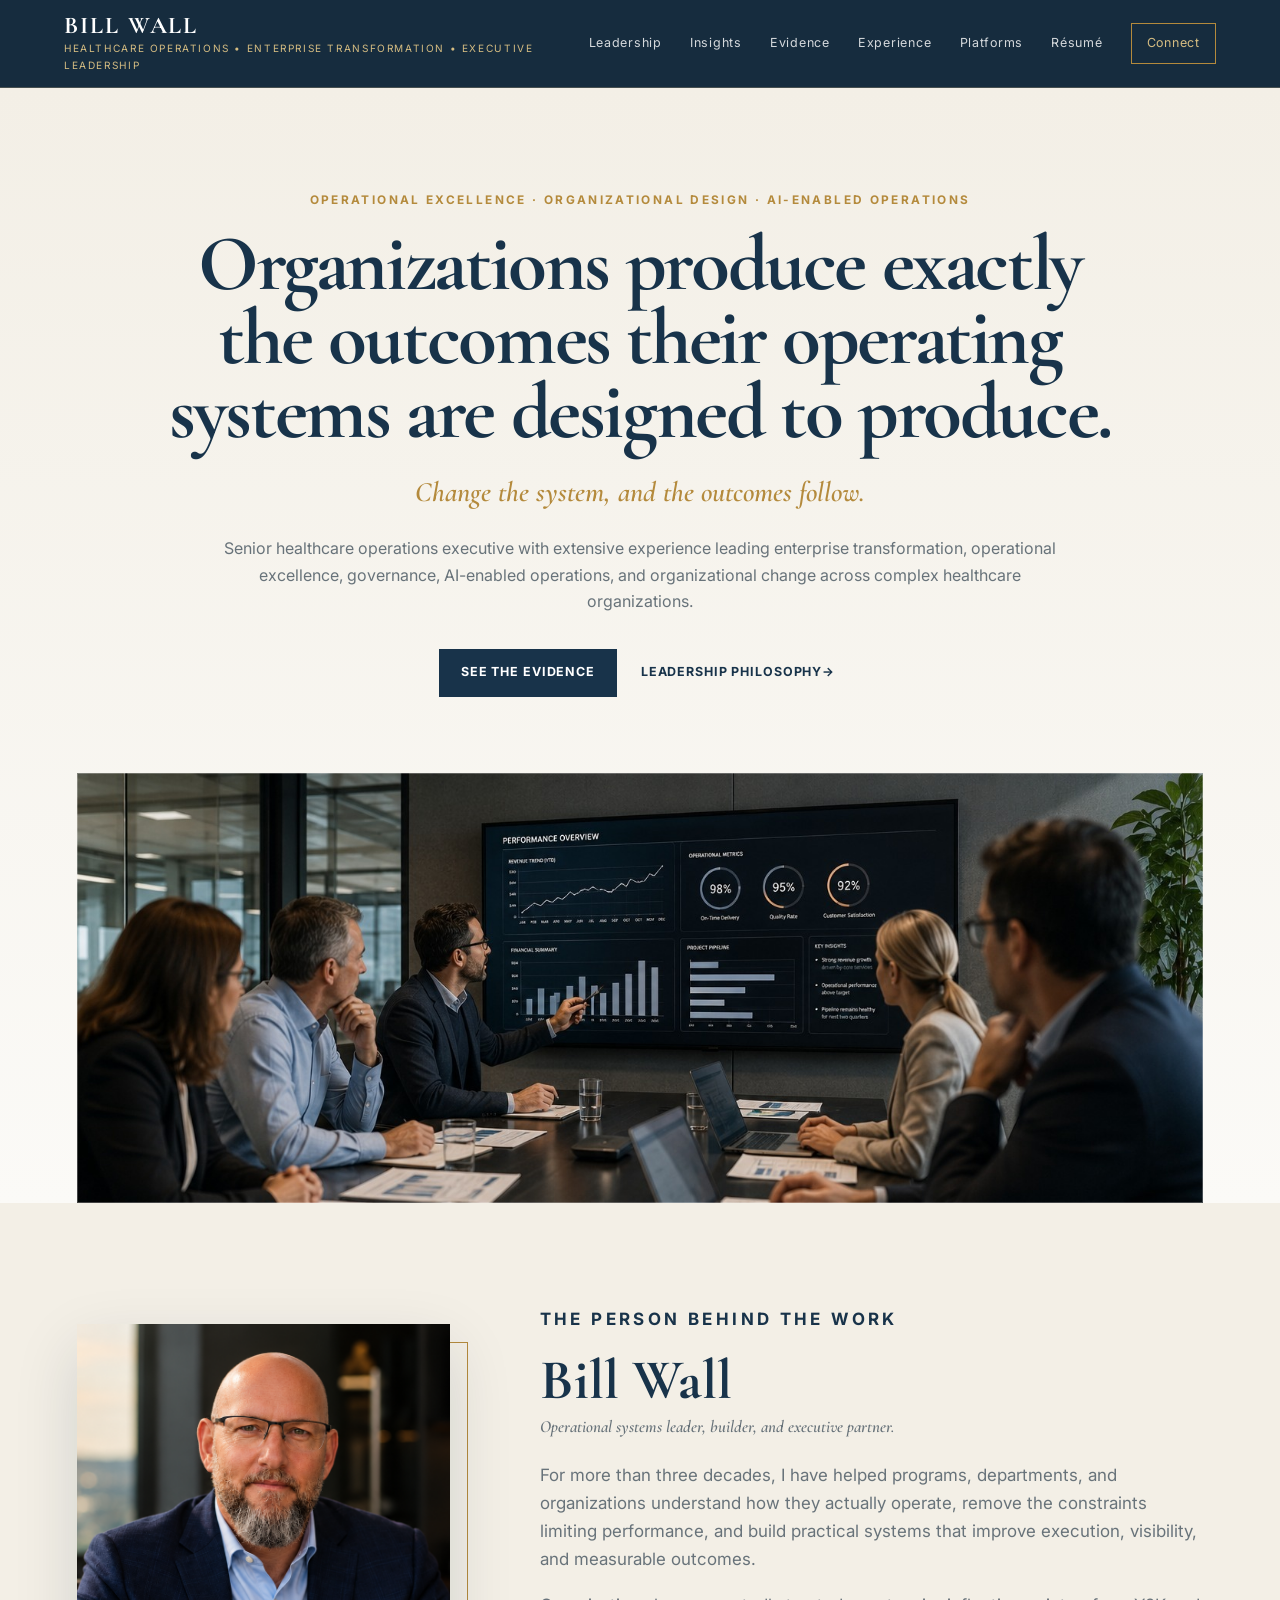
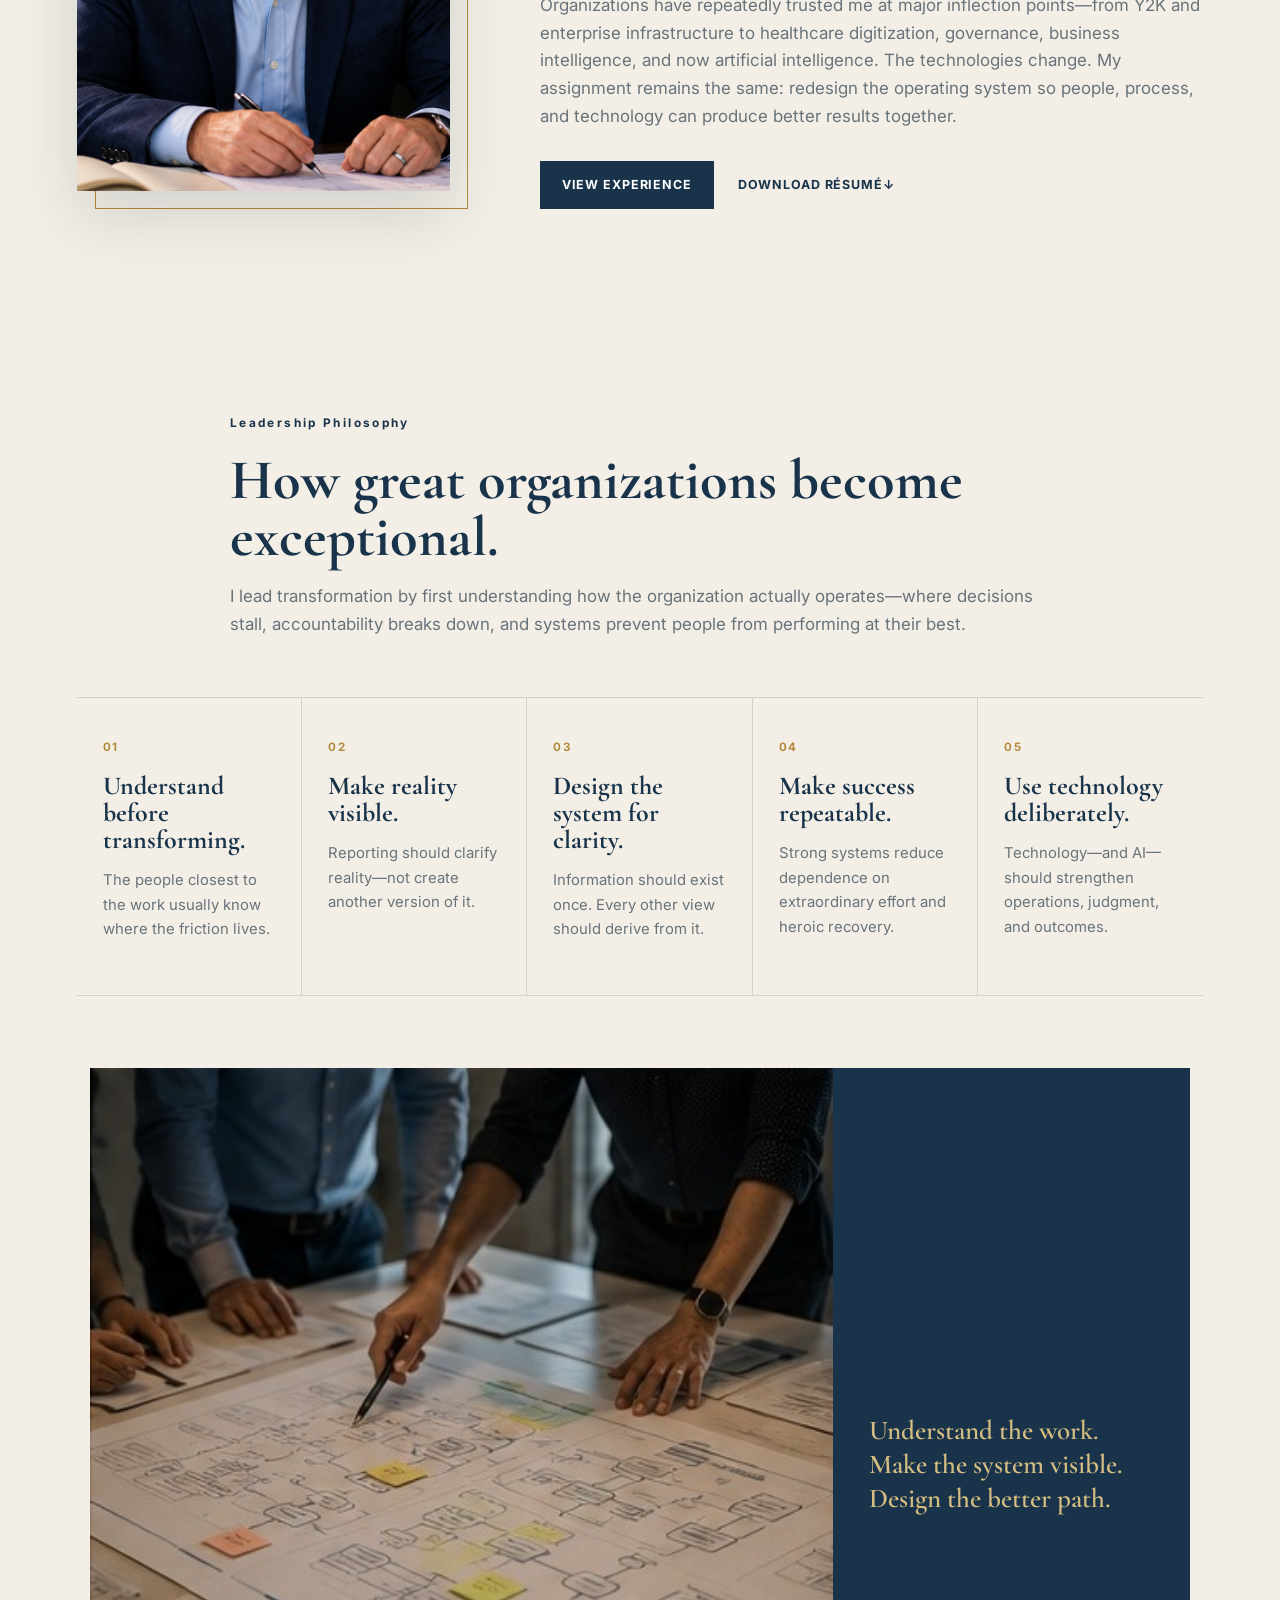
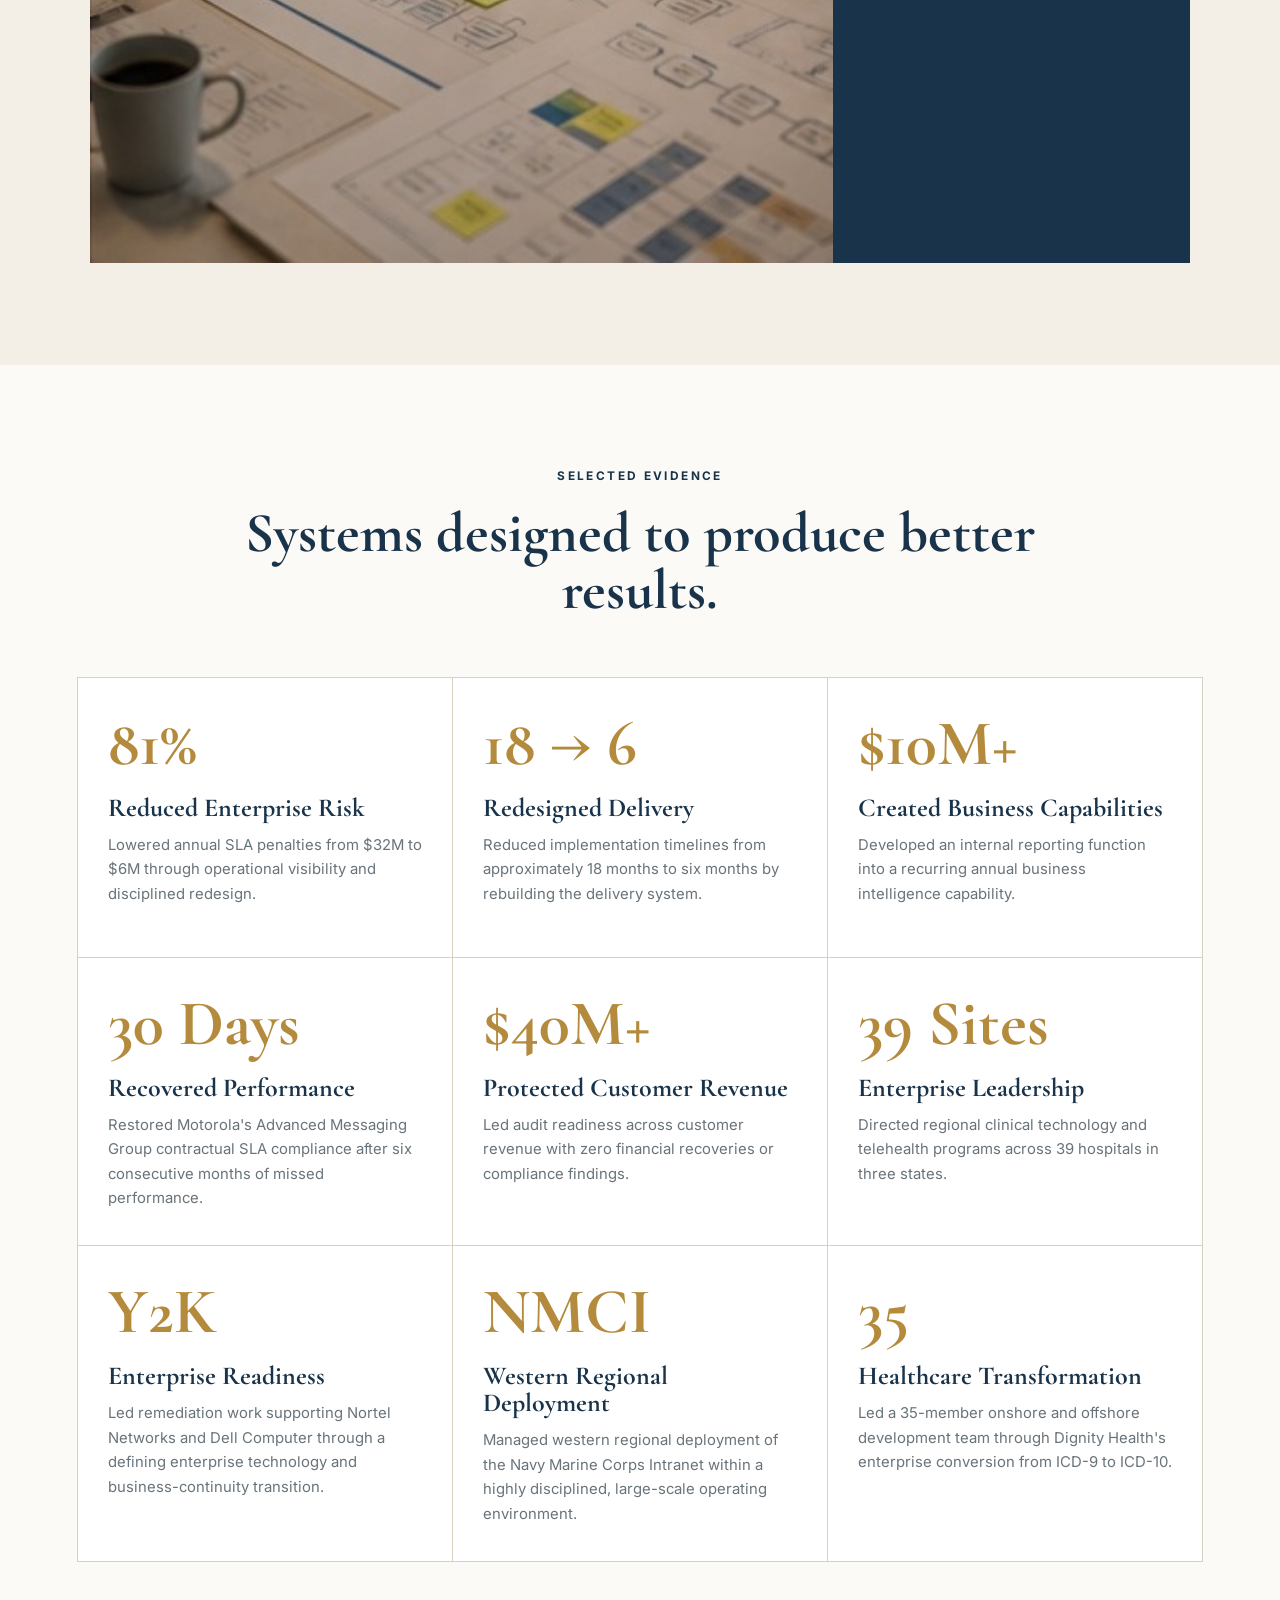
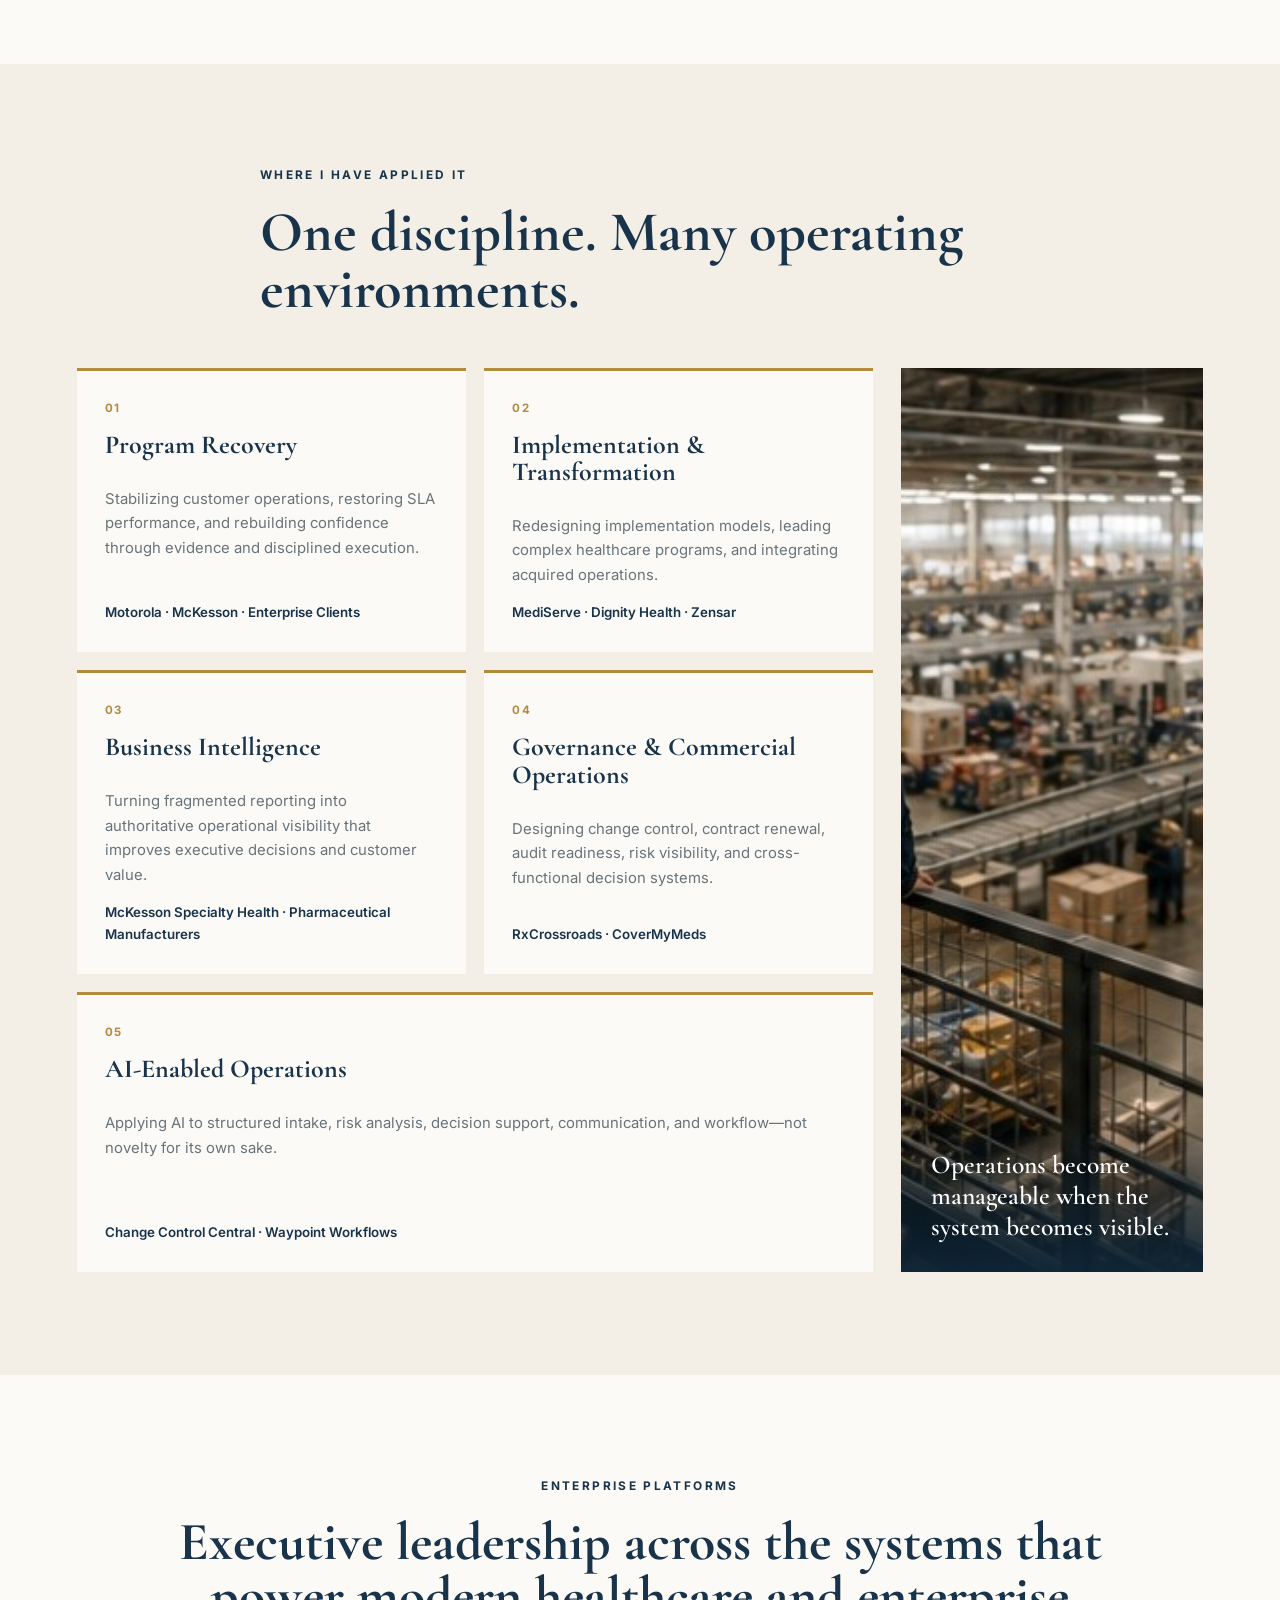
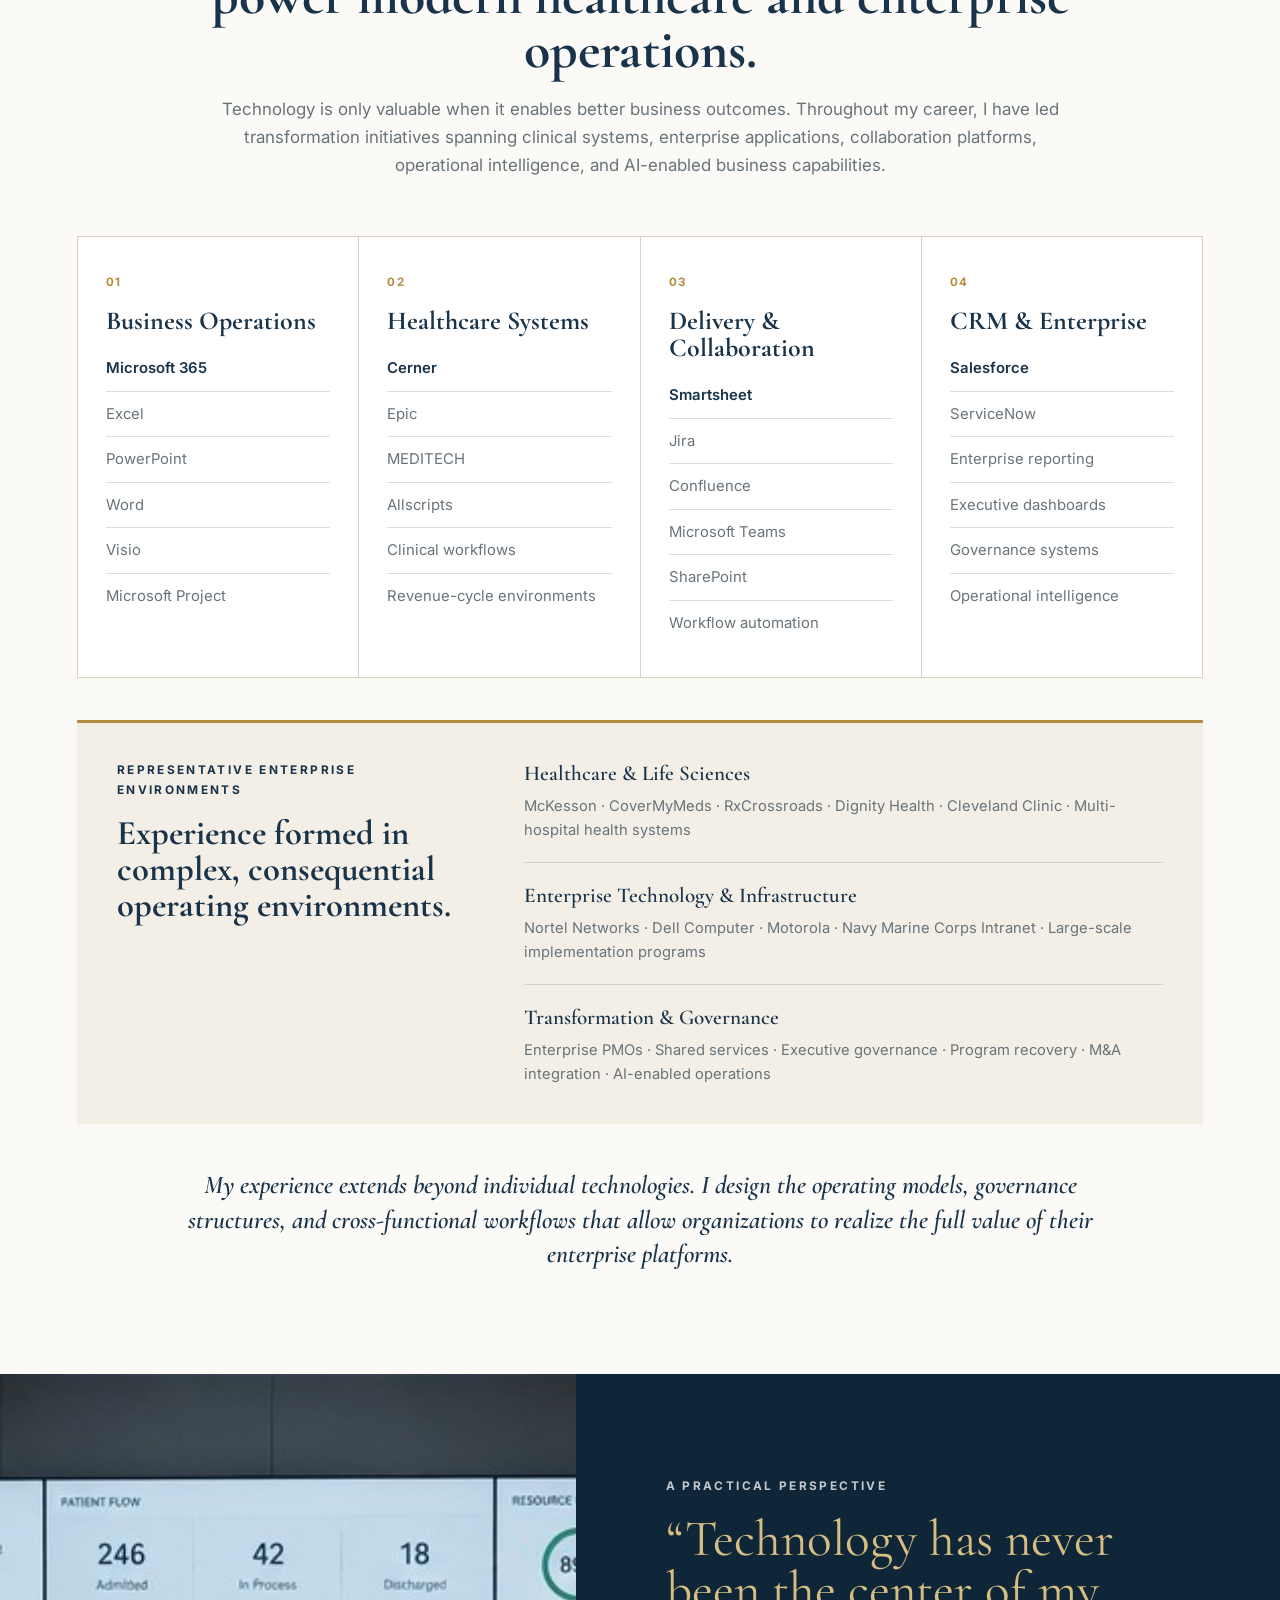
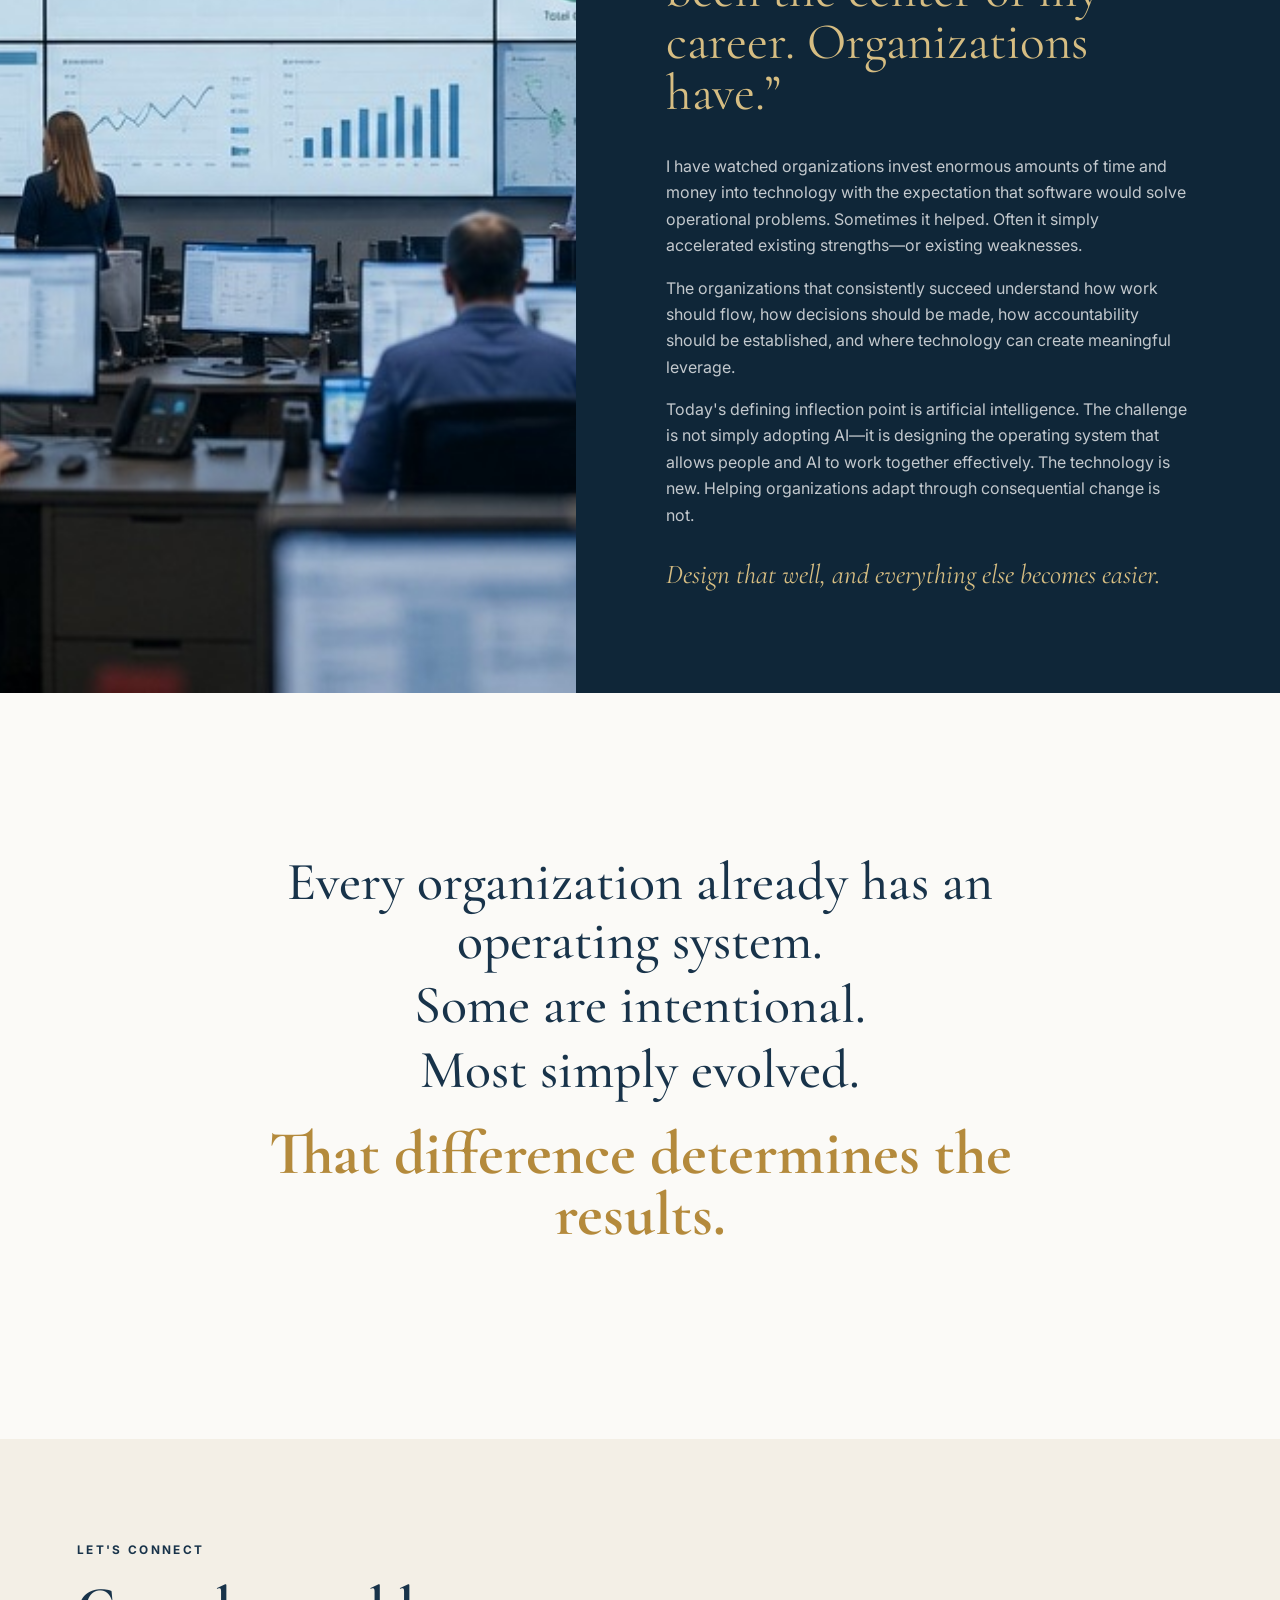
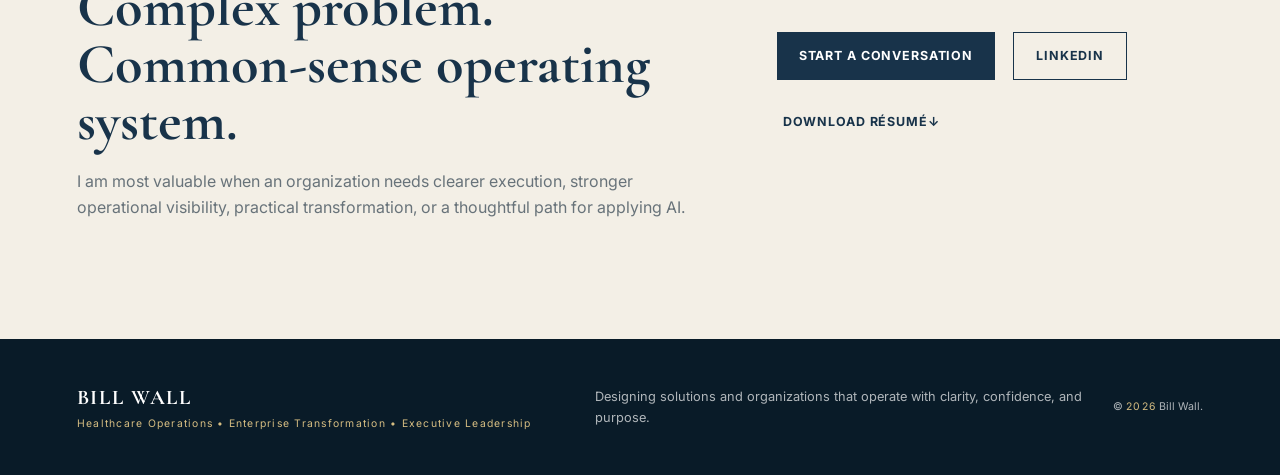
<file: index.html>
<!doctype html>
<html lang="en">
<head>
  <meta charset="utf-8" />
  <meta name="viewport" content="width=device-width, initial-scale=1" />
  <meta name="theme-color" content="#18334a" />

  <title>Bill Wall | Senior Healthcare Operations &amp; Enterprise Transformation Executive</title>
  <meta name="description" content="Bill Wall is a senior healthcare operations executive specializing in enterprise transformation, operational excellence, organizational design, AI-enabled operations, and strategic change leadership for complex healthcare organizations." />
  <meta name="author" content="Bill Wall" />
  <meta name="robots" content="index, follow, max-image-preview:large, max-snippet:-1, max-video-preview:-1" />
  <link rel="canonical" href="https://www.williamswall.com/" />

  <meta property="og:title" content="Bill Wall | Senior Healthcare Operations &amp; Enterprise Transformation Executive" />
  <meta property="og:description" content="Senior healthcare operations executive specializing in enterprise transformation, operational excellence, organizational design, AI-enabled operations, and strategic change leadership." />
  <meta property="og:type" content="website" />
  <meta property="og:url" content="https://www.williamswall.com/" />
  <meta property="og:site_name" content="Bill Wall Executive Portfolio" />
  <meta property="og:locale" content="en_US" />
  <meta property="og:image" content="https://www.williamswall.com/assets/bill-wall-portrait.png" />
  <meta property="og:image:alt" content="Bill Wall, senior healthcare operations and enterprise transformation executive" />

  <meta name="twitter:card" content="summary_large_image" />
  <meta name="twitter:title" content="Bill Wall | Senior Healthcare Operations &amp; Enterprise Transformation Executive" />
  <meta name="twitter:description" content="Senior healthcare operations executive specializing in enterprise transformation, operational excellence, organizational design, AI-enabled operations, and strategic change leadership." />
  <meta name="twitter:image" content="https://www.williamswall.com/assets/bill-wall-portrait.png" />
  <meta name="twitter:image:alt" content="Bill Wall, senior healthcare operations and enterprise transformation executive" />

  <link rel="icon" href="assets/favicon.svg" type="image/svg+xml" />
  <link rel="preconnect" href="https://fonts.googleapis.com" />
  <link rel="preconnect" href="https://fonts.gstatic.com" crossorigin />
  <link href="https://fonts.googleapis.com/css2?family=Cormorant+Garamond:wght@500;600;700&amp;family=Inter:wght@400;500;600;700&amp;display=swap" rel="stylesheet" />
  <link rel="stylesheet" href="styles.css" />

  <script type="application/ld+json">
  {
    "@context": "https://schema.org",
    "@graph": [
      {
        "@type": "Person",
        "@id": "https://www.williamswall.com/#bill-wall",
        "name": "Bill Wall",
        "alternateName": [
          "William S. Wall",
          "William Wall",
          "Bill S. Wall"
        ],
        "url": "https://www.williamswall.com/",
        "image": {
          "@id": "https://www.williamswall.com/#portrait"
        },
        "mainEntityOfPage": {
          "@id": "https://www.williamswall.com/#webpage"
        },
        "jobTitle": "Senior Healthcare Operations and Enterprise Transformation Executive",
        "description": "Senior healthcare operations executive specializing in enterprise transformation, operational excellence, organizational design, AI-enabled operations, and strategic change leadership.",
        "sameAs": [
          "https://www.linkedin.com/in/williamswallmha/"
        ],
        "knowsAbout": [
          "Healthcare Operations",
          "Operational Excellence",
          "Enterprise Transformation",
          "Organizational Design",
          "AI-enabled Operations",
          "Business Process Transformation",
          "Enterprise Change Leadership",
          "Healthcare Strategy",
          "Executive Operations Leadership"
        ]
      },
      {
        "@type": "WebSite",
        "@id": "https://www.williamswall.com/#website",
        "url": "https://www.williamswall.com/",
        "name": "Bill Wall Executive Portfolio",
        "description": "Executive portfolio of Bill Wall, a senior healthcare operations and enterprise transformation leader.",
        "inLanguage": "en-US",
        "publisher": {
          "@id": "https://www.williamswall.com/#bill-wall"
        }
      },
      {
        "@type": "WebPage",
        "@id": "https://www.williamswall.com/#webpage",
        "url": "https://www.williamswall.com/",
        "name": "Bill Wall | Senior Healthcare Operations and Enterprise Transformation Executive",
        "description": "Executive portfolio highlighting Bill Wall's leadership in healthcare operations, enterprise transformation, operational excellence, organizational design, and AI-enabled operations.",
        "isPartOf": {
          "@id": "https://www.williamswall.com/#website"
        },
        "about": {
          "@id": "https://www.williamswall.com/#bill-wall"
        },
        "mainEntity": {
          "@id": "https://www.williamswall.com/#bill-wall"
        },
        "primaryImageOfPage": {
          "@id": "https://www.williamswall.com/#portrait"
        },
        "inLanguage": "en-US"
      },
      {
        "@type": "ImageObject",
        "@id": "https://www.williamswall.com/#portrait",
        "url": "https://www.williamswall.com/assets/bill-wall-portrait.png",
        "contentUrl": "https://www.williamswall.com/assets/bill-wall-portrait.png",
        "caption": "Bill Wall, senior healthcare operations and enterprise transformation executive",
        "representativeOfPage": true
      }
    ]
  }
  </script>

  <!-- Google tag (gtag.js) -->
  <script async src="https://www.googletagmanager.com/gtag/js?id=G-LFCG09Z22B"></script>
  <script>
    window.dataLayer = window.dataLayer || [];
    function gtag(){dataLayer.push(arguments);}
    gtag('js', new Date());
    gtag('config', 'G-LFCG09Z22B');
  </script>
</head>
<body>
  <header class="site-header">
    <a class="brand" href="#top" aria-label="Bill Wall home">
      <span class="brand-name">BILL WALL</span>
      <span class="brand-title">HEALTHCARE OPERATIONS • ENTERPRISE TRANSFORMATION • EXECUTIVE LEADERSHIP</span>
    </a>
    
    <button class="menu-button" aria-expanded="false" aria-controls="site-nav">Menu</button>
    <nav id="site-nav" aria-label="Primary navigation">
      <a href="#thinking">Leadership</a>
      <a href="insights/">Insights</a>
      <a href="#evidence">Evidence</a>
      <a href="#experience">Experience</a>
      <a href="#platforms">Platforms</a>
      <a href="Bill-Wall-Resume.docx" download>Résumé</a>
      <a class="nav-cta" href="#contact">Connect</a>
    </nav>
  </header>

  <main id="top">
    <section class="hero">
      <div class="hero-copy reveal">
        <p class="eyebrow">OPERATIONAL EXCELLENCE · ORGANIZATIONAL DESIGN · AI-ENABLED OPERATIONS</p>
        <h1>Organizations produce exactly the outcomes their operating systems are designed to produce.</h1>
        <p class="hero-line">Change the system, and the outcomes follow.</p>
        <p class="hero-summary">Senior healthcare operations executive with extensive experience leading enterprise transformation, operational excellence, governance, AI-enabled operations, and organizational change across complex healthcare organizations.
        <div class="hero-actions">
          <a class="button primary" href="#evidence">See the evidence</a>
          <a class="button text" href="#thinking">Leadership Philosophy <span aria-hidden="true">→</span></a>
        </div>
      </div>
      <div class="hero-image reveal">
        <img src="assets/hero-operations.jpg" alt="Leadership team reviewing operational performance and business intelligence" />
      </div>
    </section>

    <section class="profile-intro section-light" aria-labelledby="profile-heading">
      <div class="profile-portrait reveal">
        <img src="assets/bill-wall-portrait.png" alt="Bill Wall in an executive office setting" />
      </div>
      <div class="profile-copy reveal">
        <p class="eyebrow dark">THE PERSON BEHIND THE WORK</p>
        <h2 id="profile-heading">Bill Wall</h2>
        <p class="profile-role">Operational systems leader, builder, and executive partner.</p>
        <p>For more than three decades, I have helped programs, departments, and organizations understand how they actually operate, remove the constraints limiting performance, and build practical systems that improve execution, visibility, and measurable outcomes.</p>
        <p>Organizations have repeatedly trusted me at major inflection points—from Y2K and enterprise infrastructure to healthcare digitization, governance, business intelligence, and now artificial intelligence. The technologies change. My assignment remains the same: redesign the operating system so people, process, and technology can produce better results together.</p>
        <div class="profile-links">
          <a class="button primary dark-button" href="#experience">View experience</a>
          <a class="button text dark-text" href="Bill-Wall-Resume.docx" download>Download résumé <span aria-hidden="true">↓</span></a>
        </div>
      </div>
    </section>

    <section id="thinking" class="principles section-light">
      <div class="section-intro reveal">
        <p class="eyebrow dark">Leadership Philosophy</p>
        <h2>How great organizations become exceptional.</h2>
        <p>I lead transformation by first understanding how the organization actually operates—where decisions stall, accountability breaks down, and systems prevent people from performing at their best.</p>
      </div>
      <div class="principle-grid">
        <article class="principle reveal"><span class="number">01</span><h3>Understand before transforming.</h3><p>The people closest to the work usually know where the friction lives.</p></article>
        <article class="principle reveal"><span class="number">02</span><h3>Make reality visible.</h3><p>Reporting should clarify reality—not create another version of it.</p></article>
        <article class="principle reveal"><span class="number">03</span><h3>Design the system for clarity.</h3><p>Information should exist once. Every other view should derive from it.</p></article>
        <article class="principle reveal"><span class="number">04</span><h3>Make success repeatable.</h3><p>Strong systems reduce dependence on extraordinary effort and heroic recovery.</p></article>
        <article class="principle reveal"><span class="number">05</span><h3>Use technology deliberately.</h3><p>Technology—and AI—should strengthen operations, judgment, and outcomes.</p></article>
      </div>
      <figure class="context-image reveal">
        <img src="assets/process-design.jpg" alt="Team members mapping and redesigning an operating process" />
        <figcaption>Understand the work. Make the system visible. Design the better path.</figcaption>
      </figure>
    </section>

    <section id="evidence" class="evidence">
      <div class="section-intro centered reveal">
        <p class="eyebrow dark">SELECTED EVIDENCE</p>
        <h2>Systems designed to produce better results.</h2>
      </div>
      <div class="metrics">
        <article class="metric reveal"><strong>81%</strong><h3>Reduced Enterprise Risk</h3><span>Lowered annual SLA penalties from $32M to $6M through operational visibility and disciplined redesign.</span></article>
        <article class="metric reveal"><strong>18 → 6</strong><h3>Redesigned Delivery</h3><span>Reduced implementation timelines from approximately 18 months to six months by rebuilding the delivery system.</span></article>
        <article class="metric reveal"><strong>$10M+</strong><h3>Created Business Capabilities</h3><span>Developed an internal reporting function into a recurring annual business intelligence capability.</span></article>
        <article class="metric reveal"><strong>30 Days</strong><h3>Recovered Performance</h3><span>Restored Motorola's Advanced Messaging Group contractual SLA compliance after six consecutive months of missed performance.</span></article>
        <article class="metric reveal"><strong>$40M+</strong><h3>Protected Customer Revenue</h3><span>Led audit readiness across customer revenue with zero financial recoveries or compliance findings.</span></article>
        <article class="metric reveal"><strong>39 Sites</strong><h3>Enterprise Leadership</h3><span>Directed regional clinical technology and telehealth programs across 39 hospitals in three states.</span></article>
        <article class="metric reveal"><strong>Y2K</strong><h3>Enterprise Readiness</h3><span>Led remediation work supporting Nortel Networks and Dell Computer through a defining enterprise technology and business-continuity transition.</span></article>
        <article class="metric reveal"><strong>NMCI</strong><h3>Western Regional Deployment</h3><span>Managed western regional deployment of the Navy Marine Corps Intranet within a highly disciplined, large-scale operating environment.</span></article>
        <article class="metric reveal"><strong>35</strong><h3>Healthcare Transformation</h3><span>Led a 35-member onshore and offshore development team through Dignity Health's enterprise conversion from ICD-9 to ICD-10.</span></article>
      </div>
    </section>

    <section id="experience" class="work section-light">
      <div class="work-heading reveal"><p class="eyebrow dark">WHERE I HAVE APPLIED IT</p><h2>One discipline. Many operating environments.</h2></div>
      <div class="work-layout">
        <div class="work-grid">
          <article class="work-card reveal"><span>01</span><h3>Program Recovery</h3><p>Stabilizing customer operations, restoring SLA performance, and rebuilding confidence through evidence and disciplined execution.</p><small>Motorola · McKesson · Enterprise Clients</small></article>
          <article class="work-card reveal"><span>02</span><h3>Implementation &amp; Transformation</h3><p>Redesigning implementation models, leading complex healthcare programs, and integrating acquired operations.</p><small>MediServe · Dignity Health · Zensar</small></article>
          <article class="work-card reveal"><span>03</span><h3>Business Intelligence</h3><p>Turning fragmented reporting into authoritative operational visibility that improves executive decisions and customer value.</p><small>McKesson Specialty Health · Pharmaceutical Manufacturers</small></article>
          <article class="work-card reveal"><span>04</span><h3>Governance &amp; Commercial Operations</h3><p>Designing change control, contract renewal, audit readiness, risk visibility, and cross-functional decision systems.</p><small>RxCrossroads · CoverMyMeds</small></article>
          <article class="work-card reveal"><span>05</span><h3>AI-Enabled Operations</h3><p>Applying AI to structured intake, risk analysis, decision support, communication, and workflow—not novelty for its own sake.</p><small>Change Control Central · Waypoint Workflows</small></article>
        </div>
        <aside class="experience-visual reveal">
          <img src="assets/operations-floor.jpg" alt="Leader observing a large-scale operating environment" />
          <div><strong>Operations become manageable when the system becomes visible.</strong></div>
        </aside>
      </div>
    </section>

    <section id="platforms" class="platforms">
      <div class="platforms-intro reveal">
        <p class="eyebrow dark">ENTERPRISE PLATFORMS</p>
        <h2>Executive leadership across the systems that power modern healthcare and enterprise operations.</h2>
        <p>Technology is only valuable when it enables better business outcomes. Throughout my career, I have led transformation initiatives spanning clinical systems, enterprise applications, collaboration platforms, operational intelligence, and AI-enabled business capabilities.</p>
      </div>

      <div class="platform-grid">
        <article class="platform-card reveal">
          <span class="platform-number">01</span>
          <h3>Business Operations</h3>
          <ul class="platform-list">
            <li>Microsoft 365</li>
            <li>Excel</li>
            <li>PowerPoint</li>
            <li>Word</li>
            <li>Visio</li>
            <li>Microsoft Project</li>
          </ul>
        </article>
        <article class="platform-card reveal">
          <span class="platform-number">02</span>
          <h3>Healthcare Systems</h3>
          <ul class="platform-list">
            <li>Cerner</li>
            <li>Epic</li>
            <li>MEDITECH</li>
            <li>Allscripts</li>
            <li>Clinical workflows</li>
            <li>Revenue-cycle environments</li>
          </ul>
        </article>
        <article class="platform-card reveal">
          <span class="platform-number">03</span>
          <h3>Delivery &amp; Collaboration</h3>
          <ul class="platform-list">
            <li>Smartsheet</li>
            <li>Jira</li>
            <li>Confluence</li>
            <li>Microsoft Teams</li>
            <li>SharePoint</li>
            <li>Workflow automation</li>
          </ul>
        </article>
        <article class="platform-card reveal">
          <span class="platform-number">04</span>
          <h3>CRM &amp; Enterprise</h3>
          <ul class="platform-list">
            <li>Salesforce</li>
            <li>ServiceNow</li>
            <li>Enterprise reporting</li>
            <li>Executive dashboards</li>
            <li>Governance systems</li>
            <li>Operational intelligence</li>
          </ul>
        </article>
      </div>

      <div class="environments reveal">
        <div class="environments-heading">
          <p class="eyebrow dark">REPRESENTATIVE ENTERPRISE ENVIRONMENTS</p>
          <h3>Experience formed in complex, consequential operating environments.</h3>
        </div>
        <div class="environment-groups">
          <div class="environment-group">
            <strong>Healthcare &amp; Life Sciences</strong>
            <p>McKesson · CoverMyMeds · RxCrossroads · Dignity Health · Cleveland Clinic · Multi-hospital health systems</p>
          </div>
          <div class="environment-group">
            <strong>Enterprise Technology &amp; Infrastructure</strong>
            <p>Nortel Networks · Dell Computer · Motorola · Navy Marine Corps Intranet · Large-scale implementation programs</p>
          </div>
          <div class="environment-group">
            <strong>Transformation &amp; Governance</strong>
            <p>Enterprise PMOs · Shared services · Executive governance · Program recovery · M&amp;A integration · AI-enabled operations</p>
          </div>
        </div>
      </div>

      <p class="platforms-close reveal">My experience extends beyond individual technologies. I design the operating models, governance structures, and cross-functional workflows that allow organizations to realize the full value of their enterprise platforms.</p>
    </section>

    <section class="perspective">
      <div class="perspective-image reveal"><img src="assets/command-center.jpg" alt="Operational command center using real-time dashboards" /></div>
      <div class="perspective-inner reveal">
        <p class="eyebrow">A PRACTICAL PERSPECTIVE</p>
        <blockquote>“Technology has never been the center of my career. Organizations have.”</blockquote>
        <p>I have watched organizations invest enormous amounts of time and money into technology with the expectation that software would solve operational problems. Sometimes it helped. Often it simply accelerated existing strengths—or existing weaknesses.</p>
        <p>The organizations that consistently succeed understand how work should flow, how decisions should be made, how accountability should be established, and where technology can create meaningful leverage.</p>
        <p>Today's defining inflection point is artificial intelligence. The challenge is not simply adopting AI—it is designing the operating system that allows people and AI to work together effectively. The technology is new. Helping organizations adapt through consequential change is not.</p>
        <strong>Design that well, and everything else becomes easier.</strong>
      </div>
    </section>

    <section class="closing-statement">
      <div class="reveal">
        <p>Every organization already has an operating system.</p>
        <p>Some are intentional.</p>
        <p>Most simply evolved.</p>
        <strong>That difference determines the results.</strong>
        </div>
    </section>

    <section id="contact" class="contact section-light">
      <div class="contact-copy reveal"><p class="eyebrow dark">LET'S CONNECT</p><h2>Complex problem. Common-sense operating system.</h2><p>I am most valuable when an organization needs clearer execution, stronger operational visibility, practical transformation, or a thoughtful path for applying AI.</p></div>
      <div class="contact-actions reveal"><a class="button primary dark-button" href="mailto:billwall0203@outlook.com">Start a conversation</a><a class="button outline" href="https://www.linkedin.com/in/williamswallmha/" target="_blank" rel="noopener">LinkedIn</a><a class="button text dark-text" href="Bill-Wall-Resume.docx" download>Download résumé <span aria-hidden="true">↓</span></a></div>
    </section>
  </main>

  <footer>
    <div><strong>BILL WALL</strong><span>Healthcare Operations • Enterprise Transformation • Executive Leadership</span></div>
    <p>Designing solutions and organizations that operate with clarity, confidence, and purpose.</p>
    <small>© <span id="year"></span> Bill Wall.</small>
  </footer>
  <script src="script.js"></script>
</body>
</html>
</file>
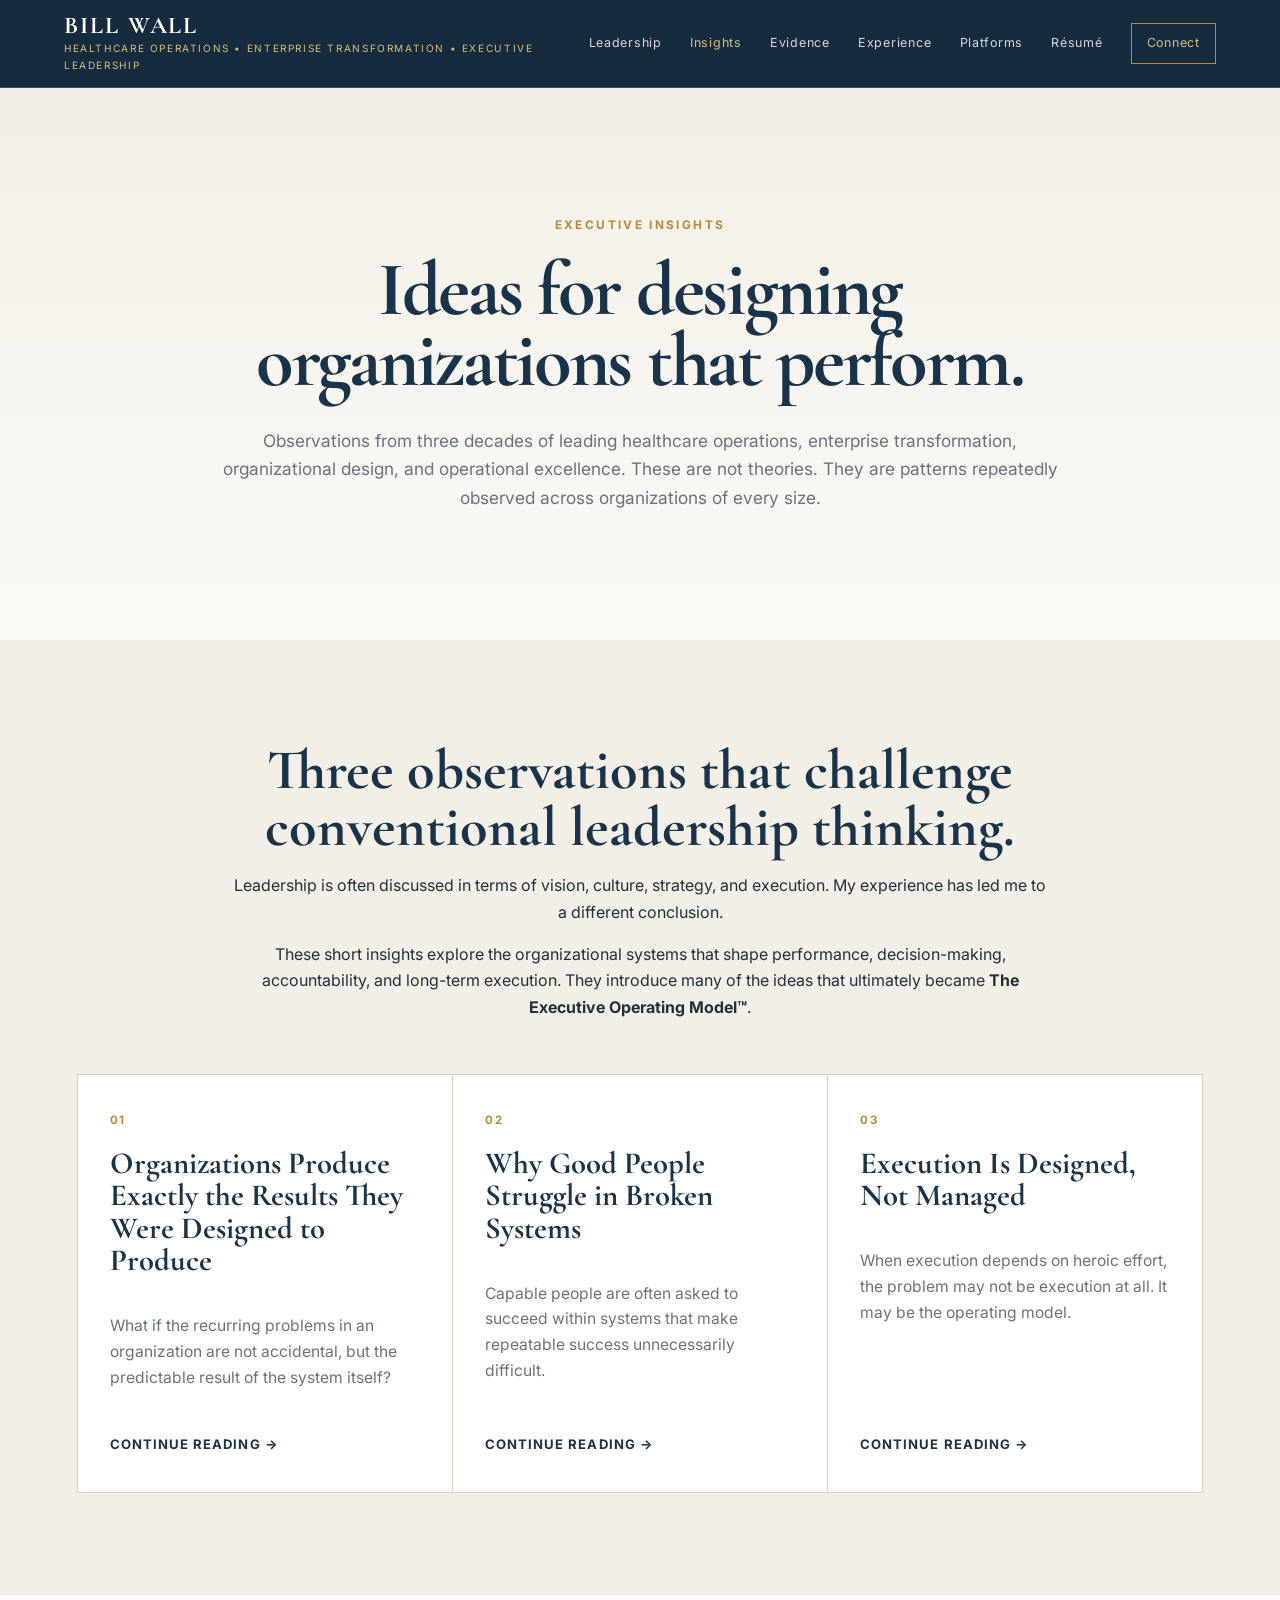
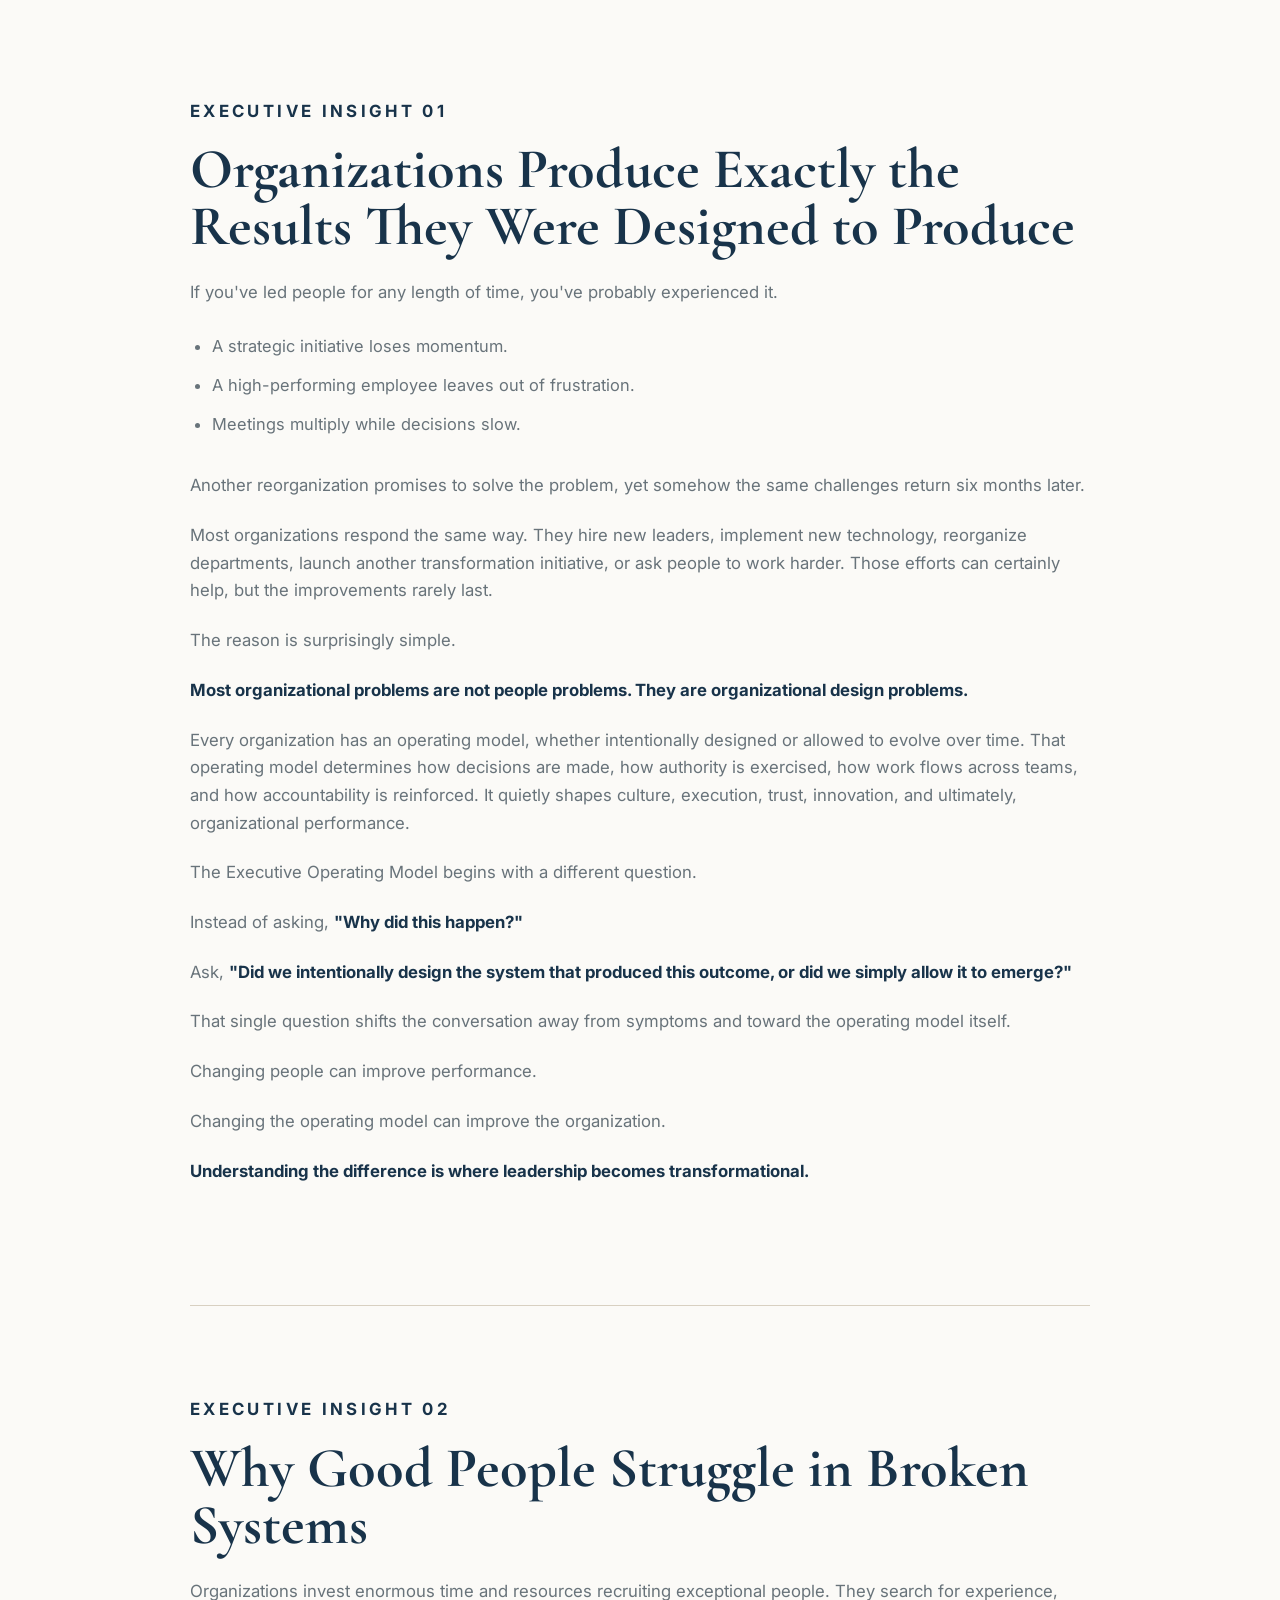
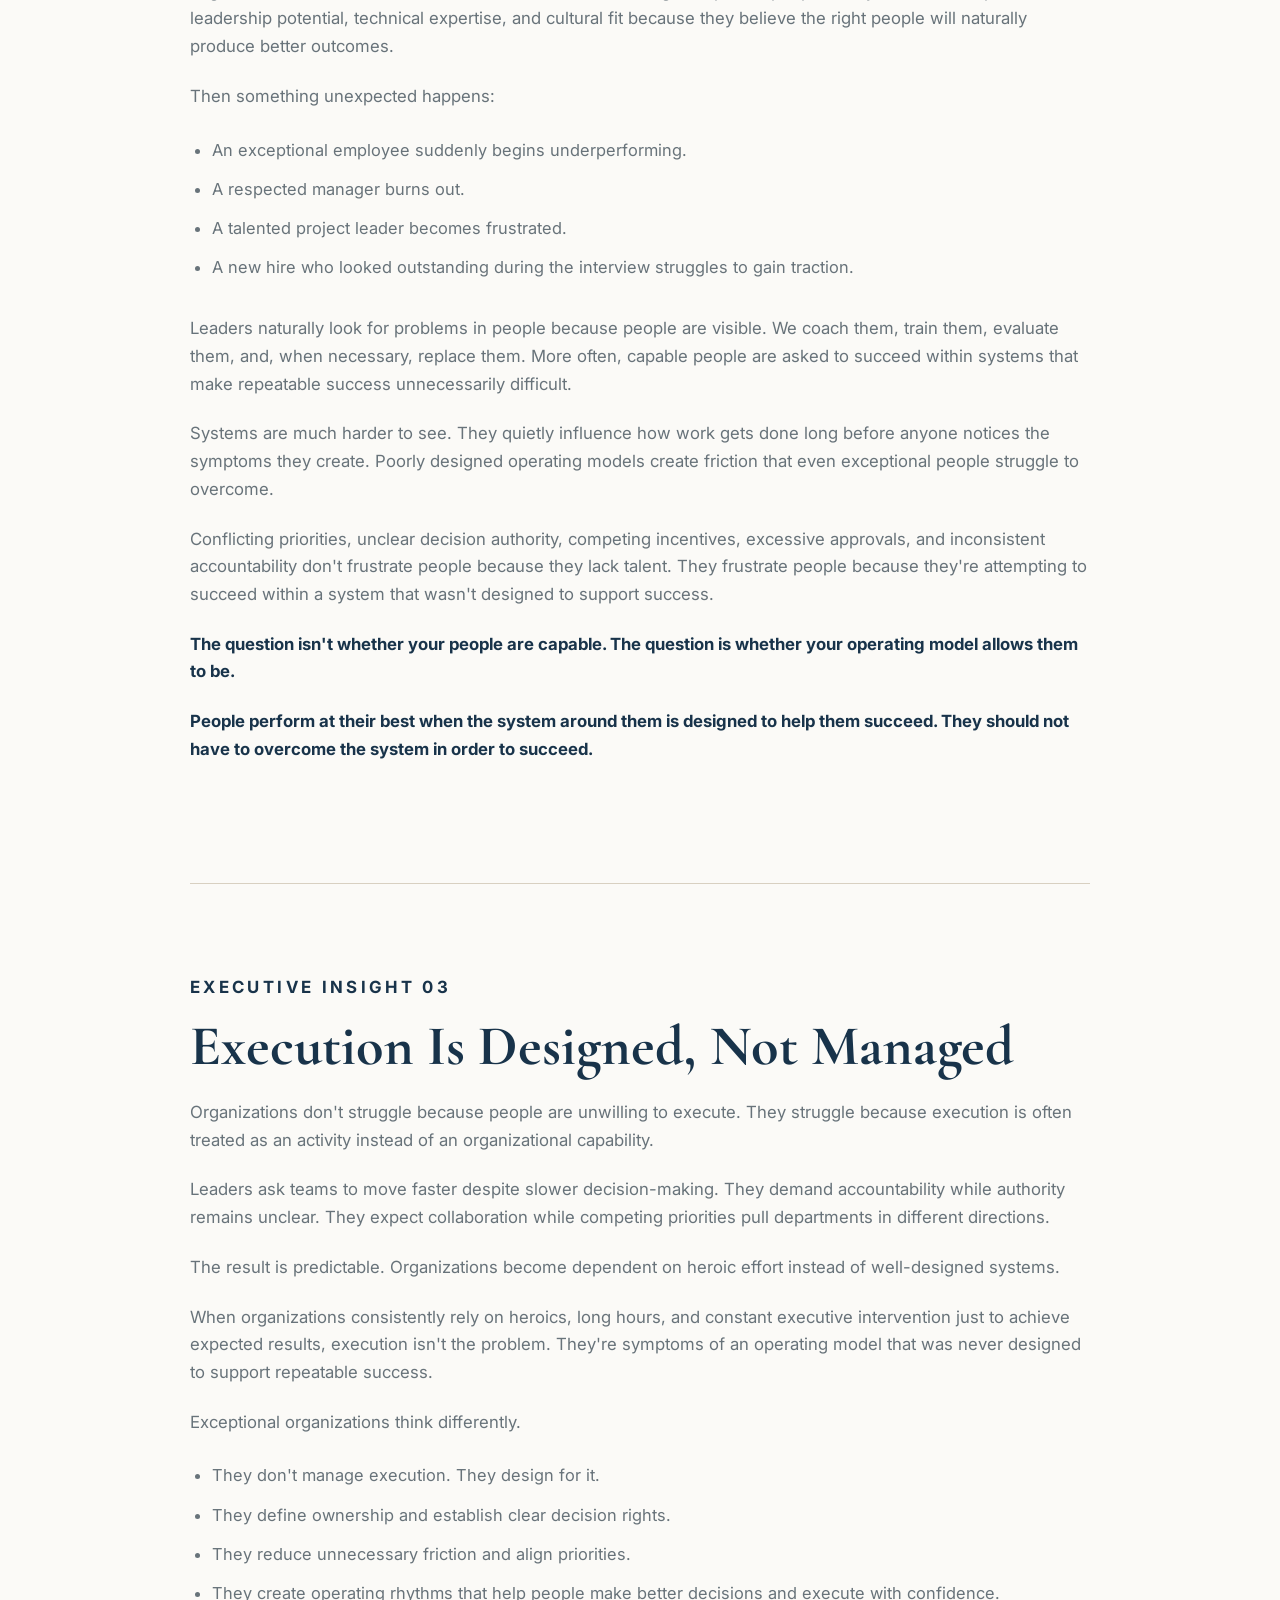
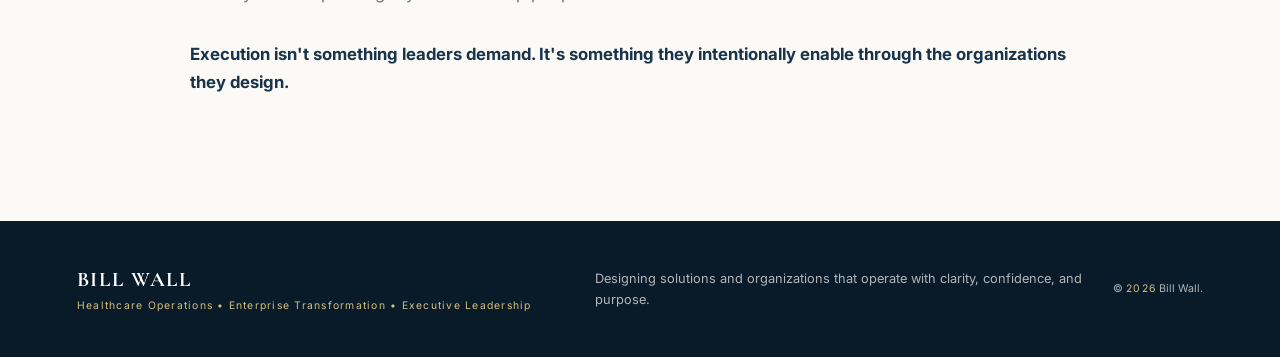
<file: insights/index.html>
<!doctype html>
<html lang="en">
<head>
  <meta charset="utf-8" />
  <meta name="viewport" content="width=device-width, initial-scale=1" />
  <meta name="theme-color" content="#18334a" />

  <title>Executive Insights | Bill Wall</title>
  <meta name="description" content="Executive insights from Bill Wall on operational excellence, organizational design, enterprise transformation, leadership, and AI-enabled operations." />
  <meta name="author" content="Bill Wall" />
  <meta name="robots" content="index, follow, max-image-preview:large, max-snippet:-1, max-video-preview:-1" />
  <link rel="canonical" href="https://www.williamswall.com/insights/" />

  <meta property="og:title" content="Executive Insights | Bill Wall" />
  <meta property="og:description" content="Observations from three decades of leading healthcare operations, enterprise transformation, organizational design, and operational excellence." />
  <meta property="og:type" content="website" />
  <meta property="og:url" content="https://www.williamswall.com/insights/" />
  <meta property="og:site_name" content="Bill Wall Executive Portfolio" />
  <meta property="og:locale" content="en_US" />
  <meta property="og:image" content="https://www.williamswall.com/assets/bill-wall-portrait.png" />
  <meta property="og:image:alt" content="Bill Wall, senior healthcare operations and enterprise transformation executive" />

  <meta name="twitter:card" content="summary_large_image" />
  <meta name="twitter:title" content="Executive Insights | Bill Wall" />
  <meta name="twitter:description" content="Executive perspectives on operational excellence, organizational design, enterprise transformation, leadership, and AI-enabled operations." />
  <meta name="twitter:image" content="https://www.williamswall.com/assets/bill-wall-portrait.png" />

  <link rel="icon" href="../assets/favicon.svg" type="image/svg+xml" />
  <link rel="preconnect" href="https://fonts.googleapis.com" />
  <link rel="preconnect" href="https://fonts.gstatic.com" crossorigin />
  <link href="https://fonts.googleapis.com/css2?family=Cormorant+Garamond:wght@500;600;700&amp;family=Inter:wght@400;500;600;700&amp;display=swap" rel="stylesheet" />
  <link rel="stylesheet" href="../styles.css" />

  <script type="application/ld+json">
  {
    "@context": "https://schema.org",
    "@type": "CollectionPage",
    "@id": "https://www.williamswall.com/insights/#webpage",
    "url": "https://www.williamswall.com/insights/",
    "name": "Executive Insights | Bill Wall",
    "description": "Executive insights from Bill Wall on operational excellence, organizational design, enterprise transformation, leadership, and AI-enabled operations.",
    "isPartOf": {
      "@id": "https://www.williamswall.com/#website"
    },
    "about": {
      "@id": "https://www.williamswall.com/#bill-wall"
    },
    "inLanguage": "en-US"
  }
  </script>

  <!-- Google tag (gtag.js) -->
  <script async src="https://www.googletagmanager.com/gtag/js?id=G-LFCG09Z22B"></script>
  <script>
    window.dataLayer = window.dataLayer || [];
    function gtag(){dataLayer.push(arguments);}
    gtag('js', new Date());
    gtag('config', 'G-LFCG09Z22B');
  </script>
</head>
<body>
  <header class="site-header">
    <a class="brand" href="../" aria-label="Bill Wall home">
      <span class="brand-name">BILL WALL</span>
      <span class="brand-title">HEALTHCARE OPERATIONS • ENTERPRISE TRANSFORMATION • EXECUTIVE LEADERSHIP</span>
    </a>

    <button class="menu-button" aria-expanded="false" aria-controls="site-nav">Menu</button>
    <nav id="site-nav" aria-label="Primary navigation">
      <a href="../#thinking">Leadership</a>
      <a href="./" aria-current="page">Insights</a>
      <a href="../#evidence">Evidence</a>
      <a href="../#experience">Experience</a>
      <a href="../#platforms">Platforms</a>
      <a href="../Bill-Wall-Resume.docx" download>Résumé</a>
      <a class="nav-cta" href="../#contact">Connect</a>
    </nav>
  </header>

  <main id="top">
    <section class="insights-hero">
      <div class="insights-hero-inner reveal">
        <p class="eyebrow">EXECUTIVE INSIGHTS</p>
        <h1>Ideas for designing organizations that perform.</h1>
        <p>Observations from three decades of leading healthcare operations, enterprise transformation, organizational design, and operational excellence. These are not theories. They are patterns repeatedly observed across organizations of every size.</p>
      </div>
    </section>

    <section class="insights-library" aria-labelledby="featured-insights-heading">
  <div class="insights-heading reveal">
    <h2 id="featured-insights-heading">Three observations that challenge conventional leadership thinking.</h2>
    <p>
      Leadership is often discussed in terms of vision, culture, strategy, and execution.
      My experience has led me to a different conclusion.
    </p>
    <p>
      These short insights explore the organizational systems that shape performance,
      decision-making, accountability, and long-term execution. They introduce many of
      the ideas that ultimately became <strong>The Executive Operating Model™</strong>.
    </p>
  </div>

  <div class="insight-grid">
    <article class="insight-card reveal">
      <span class="insight-number">01</span>
      <h3>Organizations Produce Exactly the Results They Were Designed to Produce</h3>
      <p>
        What if the recurring problems in an organization are not accidental, but the
        predictable result of the system itself?
      </p>
      <a class="insight-link" href="#designed-results"> Continue Reading →</a>
    </article>

    <article class="insight-card reveal">
      <span class="insight-number">02</span>
      <h3>Why Good People Struggle in Broken Systems</h3>
      <p>
        Capable people are often asked to succeed within systems that make repeatable
        success unnecessarily difficult.
      </p>
      <a class="insight-link" href="#broken-systems">Continue Reading →</a>
    </article>

    <article class="insight-card reveal">
      <span class="insight-number">03</span>
      <h3>Execution Is Designed, Not Managed</h3>
      <p>
        When execution depends on heroic effort, the problem may not be execution at all.
        It may be the operating model.
      </p>
      <a class="insight-link" href="#designed-execution">Continue Reading →</a>
    </article>
  </div>
</section>

<section class="insight-articles">

  <article class="insight-article reveal" id="designed-results">
    <p class="eyebrow dark">EXECUTIVE INSIGHT 01</p>
    <h2>Organizations Produce Exactly the Results They Were Designed to Produce</h2>

    <p>If you've led people for any length of time, you've probably experienced it.</p>

    <ul>
      <li>A strategic initiative loses momentum.</li>
      <li>A high-performing employee leaves out of frustration.</li>
      <li>Meetings multiply while decisions slow.</li>
    </ul>

    <p>
      Another reorganization promises to solve the problem, yet somehow the same
      challenges return six months later.
    </p>

    <p>
      Most organizations respond the same way. They hire new leaders, implement new
      technology, reorganize departments, launch another transformation initiative, or
      ask people to work harder. Those efforts can certainly help, but the improvements
      rarely last.
    </p>

    <p>The reason is surprisingly simple.</p>

    <p>
      <strong>
        Most organizational problems are not people problems. They are organizational
        design problems.
      </strong>
    </p>

    <p>
      Every organization has an operating model, whether intentionally designed or
      allowed to evolve over time. That operating model determines how decisions are
      made, how authority is exercised, how work flows across teams, and how
      accountability is reinforced. It quietly shapes culture, execution, trust,
      innovation, and ultimately, organizational performance.
    </p>

    <p>The Executive Operating Model begins with a different question.</p>

    <p>
      Instead of asking, <strong>"Why did this happen?"</strong>
    </p>

    <p>
      Ask,
      <strong>
        "Did we intentionally design the system that produced this outcome, or did we
        simply allow it to emerge?"
      </strong>
    </p>

    <p>
      That single question shifts the conversation away from symptoms and toward the
      operating model itself.
    </p>

    <p>Changing people can improve performance.</p>

    <p>Changing the operating model can improve the organization.</p>

    <p>
      <strong>
        Understanding the difference is where leadership becomes transformational.
      </strong>
    </p>
  </article>


  <article class="insight-article reveal" id="broken-systems">
    <p class="eyebrow dark">EXECUTIVE INSIGHT 02</p>
    <h2>Why Good People Struggle in Broken Systems</h2>

    <p>
      Organizations invest enormous time and resources recruiting exceptional people.
      They search for experience, leadership potential, technical expertise, and
      cultural fit because they believe the right people will naturally produce better
      outcomes.
    </p>

    <p>Then something unexpected happens:</p>

    <ul>
      <li>An exceptional employee suddenly begins underperforming.</li>
      <li>A respected manager burns out.</li>
      <li>A talented project leader becomes frustrated.</li>
      <li>A new hire who looked outstanding during the interview struggles to gain traction.</li>
    </ul>

    <p>
      Leaders naturally look for problems in people because people are visible. We coach
      them, train them, evaluate them, and, when necessary, replace them. More often,
      capable people are asked to succeed within systems that make repeatable success
      unnecessarily difficult.
    </p>

    <p>
      Systems are much harder to see. They quietly influence how work gets done long
      before anyone notices the symptoms they create. Poorly designed operating models
      create friction that even exceptional people struggle to overcome.
    </p>

    <p>
      Conflicting priorities, unclear decision authority, competing incentives,
      excessive approvals, and inconsistent accountability don't frustrate people
      because they lack talent. They frustrate people because they're attempting to
      succeed within a system that wasn't designed to support success.
    </p>

    <p>
      <strong>
        The question isn't whether your people are capable. The question is whether your
        operating model allows them to be.
      </strong>
    </p>

    <p>
      <strong>
        People perform at their best when the system around them is designed to help them
        succeed. They should not have to overcome the system in order to succeed.
      </strong>
    </p>
  </article>


  <article class="insight-article reveal" id="designed-execution">
    <p class="eyebrow dark">EXECUTIVE INSIGHT 03</p>
    <h2>Execution Is Designed, Not Managed</h2>

    <p>
      Organizations don't struggle because people are unwilling to execute. They
      struggle because execution is often treated as an activity instead of an
      organizational capability.
    </p>

    <p>
      Leaders ask teams to move faster despite slower decision-making. They demand
      accountability while authority remains unclear. They expect collaboration while
      competing priorities pull departments in different directions.
    </p>

    <p>
      The result is predictable. Organizations become dependent on heroic effort instead
      of well-designed systems.
    </p>

    <p>
      When organizations consistently rely on heroics, long hours, and constant
      executive intervention just to achieve expected results, execution isn't the
      problem. They're symptoms of an operating model that was never designed to support
      repeatable success.
    </p>

    <p>Exceptional organizations think differently.</p>

    <ul>
      <li>They don't manage execution. They design for it.</li>
      <li>They define ownership and establish clear decision rights.</li>
      <li>They reduce unnecessary friction and align priorities.</li>
      <li>
        They create operating rhythms that help people make better decisions and execute
        with confidence.
      </li>
    </ul>

    <p>
      <strong>
        Execution isn't something leaders demand. It's something they intentionally
        enable through the organizations they design.
      </strong>
    </p>
  </article>

</section>
  </main>

  <footer>
    <div><strong>BILL WALL</strong><span>Healthcare Operations • Enterprise Transformation • Executive Leadership</span></div>
    <p>Designing solutions and organizations that operate with clarity, confidence, and purpose.</p>
    <small>© <span id="year"></span> Bill Wall.</small>
  </footer>

  <script src="../script.js"></script>
</body>
</html>
</file>
<file: styles.css>
:root{--navy:#18334a;--navy-2:#0f2638;--steel:#5e6d77;--brass:#b48a3c;--brass-soft:#d6bd82;--linen:#f3efe6;--bone:#fbfaf7;--ink:#22303a;--muted:#68737a;--line:#d8d0c1;--white:#fff}
*{box-sizing:border-box}html{scroll-behavior:smooth}body{margin:0;background:var(--bone);color:var(--ink);font-family:Inter,sans-serif;line-height:1.65}a{color:inherit}.site-header{position:sticky;top:0;z-index:20;min-height:82px;padding:14px clamp(24px,5vw,76px);background:rgba(15,38,56,.97);color:#fff;display:flex;align-items:center;justify-content:space-between;border-bottom:1px solid rgba(214,189,130,.25);backdrop-filter:blur(12px)}.brand{text-decoration:none;display:grid;gap:2px}.brand-name{font:700 1.5rem/1 'Cormorant Garamond',serif;letter-spacing:.08em}.brand-title{color:var(--brass-soft);font-size:.63rem;letter-spacing:.16em}nav{display:flex;gap:28px;align-items:center}nav a{text-decoration:none;font-size:.78rem;letter-spacing:.06em;color:rgba(255,255,255,.82)}nav a:hover{color:var(--brass-soft)}.nav-cta{border:1px solid var(--brass);padding:9px 15px;color:var(--brass-soft)}.menu-button{display:none}.hero{padding:clamp(70px,8vw,122px) clamp(24px,6vw,96px) 0;background:linear-gradient(180deg,var(--linen),var(--bone));overflow:hidden}.hero-copy{max-width:1120px;margin:0 auto clamp(48px,6vw,82px);text-align:center}.eyebrow{color:var(--brass);font-size:.74rem;font-weight:700;letter-spacing:.2em;margin:0 0 18px}.eyebrow.dark{color:var(--navy)}h1,h2,h3,blockquote{font-family:'Cormorant Garamond',serif}h1{font-size:clamp(3.15rem,6.2vw,6.8rem);line-height:.93;letter-spacing:-.03em;margin:0;color:var(--navy);text-wrap:balance}.hero-line{font:600 italic clamp(1.5rem,2.2vw,2.3rem)/1.2 'Cormorant Garamond',serif;color:var(--brass);margin:26px 0}.hero-summary{max-width:850px;margin-inline:auto;font-size:clamp(1rem,1.25vw,1.17rem);color:var(--muted)}.hero-actions,.contact-actions{display:flex;gap:18px;align-items:center;justify-content:center;flex-wrap:wrap;margin-top:34px}.button{display:inline-flex;align-items:center;justify-content:center;min-height:48px;padding:0 22px;text-decoration:none;font-size:.78rem;font-weight:700;letter-spacing:.07em;text-transform:uppercase}.button.primary{background:var(--navy);color:#fff}.button.text{color:var(--navy);padding-inline:6px}.button.outline{border:1px solid var(--navy);color:var(--navy)}.hero-image{max-width:1440px;margin:auto;position:relative}.hero-image:before{content:"";position:absolute;inset:0;box-shadow:inset 0 0 0 1px rgba(255,255,255,.25)}.hero-image img{width:100%;display:block;aspect-ratio:2.62/1;object-fit:cover}.section-light{background:var(--linen)}.principles,.work,.contact{padding:clamp(78px,8vw,126px) clamp(24px,6vw,96px)}.section-intro{max-width:820px;margin:0 auto 58px}.section-intro.centered{text-align:center}h2{font-size:clamp(2.65rem,4.4vw,4.9rem);line-height:1.01;margin:0 0 18px;color:var(--navy)}.section-intro p:last-child{color:var(--muted);font-size:1.06rem}.principle-grid{max-width:1320px;margin:auto;display:grid;grid-template-columns:repeat(5,1fr);border-top:1px solid var(--line);border-bottom:1px solid var(--line)}.principle{padding:34px 26px 38px;border-right:1px solid var(--line)}.principle:last-child{border-right:0}.number,.work-card>span{color:var(--brass);font-size:.72rem;font-weight:700;letter-spacing:.14em}h3{font-size:1.62rem;line-height:1.05;color:var(--navy);margin:13px 0 14px}.principle p,.work-card p{color:var(--muted);font-size:.93rem}.context-image{max-width:1100px;margin:72px auto 0;display:grid;grid-template-columns:1.35fr .65fr;background:var(--navy);color:#fff}.context-image img{width:100%;height:100%;min-height:320px;object-fit:cover}.context-image figcaption{display:flex;align-items:center;padding:36px;font:600 1.7rem/1.25 'Cormorant Garamond',serif;color:var(--brass-soft)}.evidence{background:var(--bone);padding:clamp(78px,8vw,124px) clamp(24px,6vw,96px)}.metrics{max-width:1320px;margin:auto;display:grid;grid-template-columns:repeat(3,1fr);border-top:1px solid var(--line);border-left:1px solid var(--line)}.metric{min-height:280px;padding:34px 30px;border-right:1px solid var(--line);border-bottom:1px solid var(--line);display:flex;flex-direction:column;background:#fff}.metric strong{font:700 clamp(3rem,5vw,5rem)/1 'Cormorant Garamond',serif;color:var(--brass)}.metric h3{margin:18px 0 12px}.metric span{color:var(--muted);font-size:.93rem}.work-heading{max-width:760px;margin:0 auto 50px}.work-layout{max-width:1320px;margin:auto;display:grid;grid-template-columns:1.45fr .55fr;gap:28px;align-items:stretch}.work-grid{display:grid;grid-template-columns:repeat(2,1fr);gap:18px}.work-card{padding:28px;background:var(--bone);border-top:3px solid var(--brass);min-height:280px;display:flex;flex-direction:column}.work-card:last-child{grid-column:1/-1}.work-card small{margin-top:auto;color:var(--navy);font-weight:600}.experience-visual{position:relative;min-height:100%;background:var(--navy)}.experience-visual img{width:100%;height:100%;object-fit:cover;display:block}.experience-visual div{position:absolute;left:0;right:0;bottom:0;padding:30px;background:linear-gradient(transparent,rgba(15,38,56,.94));color:#fff}.experience-visual strong{font:600 1.6rem/1.2 'Cormorant Garamond',serif}.perspective{background:var(--navy-2);color:#fff;display:grid;grid-template-columns:.9fr 1.1fr;align-items:stretch}.perspective-image img{width:100%;height:100%;min-height:650px;object-fit:cover}.perspective-inner{padding:clamp(76px,8vw,130px) clamp(36px,7vw,110px)}blockquote{font-size:clamp(2.4rem,4vw,4.8rem);line-height:1;margin:0 0 34px;color:var(--brass-soft)}.perspective p{color:rgba(255,255,255,.75);max-width:850px}.perspective strong{display:block;margin-top:30px;font:italic 1.7rem 'Cormorant Garamond',serif;color:var(--brass-soft)}.closing-statement{padding:clamp(100px,12vw,170px) 24px;background:var(--bone);text-align:center}.closing-statement>div{max-width:900px;margin:auto;padding-bottom:40px}.closing-statement p{font:500 clamp(2.2rem,4.2vw,4.6rem)/1.08 'Cormorant Garamond',serif;color:var(--navy);margin:.12em 0}.closing-statement strong{display:block;margin-top:24px;font:700 clamp(2.5rem,4.8vw,5.2rem)/1 'Cormorant Garamond',serif;color:var(--brass)}.contact{display:grid;grid-template-columns:1.2fr .8fr;gap:60px;align-items:center}.contact-copy{max-width:760px}.contact-copy p:last-child{color:var(--muted)}.contact-actions{justify-content:flex-start;margin-top:0}.dark-button{background:var(--navy)!important;color:#fff!important}.dark-text{color:var(--navy)!important}footer{background:#091b28;color:rgba(255,255,255,.68);padding:34px clamp(24px,6vw,96px);display:grid;grid-template-columns:1fr 1fr auto;gap:30px;align-items:center;font-size:.8rem}footer div{display:grid}footer strong{color:#fff;font-family:'Cormorant Garamond',serif;font-size:1.3rem;letter-spacing:.08em}footer span{color:var(--brass-soft);font-size:.65rem;letter-spacing:.12em}.reveal{opacity:0;transform:translateY(18px);transition:opacity .65s ease,transform .65s ease}.reveal.visible{opacity:1;transform:none}@media(prefers-reduced-motion:reduce){.reveal{opacity:1;transform:none;transition:none}html{scroll-behavior:auto}}@media(max-width:1100px){nav{gap:17px}.principle-grid{grid-template-columns:repeat(2,1fr)}.principle{border-bottom:1px solid var(--line)}.principle:nth-child(2n){border-right:0}.metrics{grid-template-columns:repeat(2,1fr)}.work-layout{grid-template-columns:1fr}.experience-visual{min-height:520px}.perspective{grid-template-columns:1fr}.perspective-image img{min-height:440px;max-height:600px}.contact{grid-template-columns:1fr}.contact-actions{margin-top:0}}@media(max-width:760px){.site-header{min-height:72px}.brand-title{display:none}.menu-button{display:block;background:transparent;color:var(--brass-soft);border:1px solid var(--brass);padding:8px 12px}nav{display:none;position:absolute;left:0;right:0;top:72px;padding:22px 24px;background:var(--navy-2);flex-direction:column;align-items:flex-start}nav.open{display:flex}h1{font-size:clamp(2.8rem,12vw,4.7rem)}.hero-image img{aspect-ratio:1.35/1}.principle-grid,.metrics,.work-grid{grid-template-columns:1fr}.principle,.principle:nth-child(2n){border-right:0}.context-image{grid-template-columns:1fr}.context-image figcaption{min-height:180px}.work-card:last-child{grid-column:auto}.experience-visual{min-height:420px}.perspective-image img{min-height:330px}.contact{gap:20px}footer{grid-template-columns:1fr}}

/* Bill Wall portrait introduction */
.profile-intro{padding:clamp(72px,8vw,122px) clamp(24px,6vw,96px);display:grid;grid-template-columns:minmax(280px,.72fr) minmax(0,1.28fr);gap:clamp(42px,7vw,110px);align-items:center}
.profile-portrait{max-width:520px;justify-self:end;position:relative}
.profile-portrait:before{content:"";position:absolute;inset:18px -18px -18px 18px;border:1px solid var(--brass);z-index:0}
.profile-portrait img{position:relative;z-index:1;display:block;width:100%;aspect-ratio:4/5;object-fit:cover;object-position:center top;box-shadow:0 24px 60px rgba(15,38,56,.14)}
.profile-copy{max-width:760px}
.profile-copy h2{margin-bottom:8px}
.profile-role{font:600 italic clamp(1.45rem,2vw,2rem)/1.25 'Cormorant Garamond',serif;color:var(--brass);margin:0 0 24px}
.profile-copy>p{color:var(--muted);font-size:1.06rem;max-width:720px}.profile-copy>p+p{margin-top:18px}
.profile-links{display:flex;gap:18px;align-items:center;flex-wrap:wrap;margin-top:30px}
@media(max-width:900px){.profile-intro{grid-template-columns:1fr}.profile-portrait{justify-self:start;max-width:440px}.profile-copy{max-width:820px}}
@media(max-width:560px){.profile-portrait:before{inset:12px -12px -12px 12px}.profile-links{align-items:flex-start;flex-direction:column}.profile-links .button.text{padding-left:0}}

/* Enterprise platforms and representative environments */
.platforms{padding:clamp(82px,8vw,128px) clamp(24px,6vw,96px);background:var(--bone)}
.platforms-intro{max-width:980px;margin:0 auto 56px;text-align:center}
.platforms-intro h2{font-size:clamp(2.55rem,4.2vw,4.65rem)}
.platforms-intro>p:last-child{max-width:860px;margin:0 auto;color:var(--muted);font-size:1.06rem}
.platform-grid{max-width:1320px;margin:0 auto;display:grid;grid-template-columns:repeat(4,1fr);border-top:1px solid var(--line);border-left:1px solid var(--line)}
.platform-card{padding:30px 28px 32px;background:#fff;border-right:1px solid var(--line);border-bottom:1px solid var(--line);min-height:360px}
.platform-number{color:var(--brass);font-size:.72rem;font-weight:700;letter-spacing:.14em}
.platform-card h3{margin:14px 0 22px}
.platform-list{list-style:none;padding:0;margin:0}
.platform-list li{padding:10px 0;border-top:1px solid rgba(216,208,193,.7);color:var(--muted);font-size:.93rem}
.platform-list li:first-child{border-top:0;padding-top:0;color:var(--navy);font-weight:600}
.environments{max-width:1320px;margin:42px auto 0;padding:38px 40px;background:var(--linen);display:grid;grid-template-columns:.72fr 1.28fr;gap:48px;align-items:start;border-top:3px solid var(--brass)}
.environments-heading .eyebrow{margin-bottom:14px}
.environments-heading h3{font-size:clamp(1.9rem,2.7vw,2.8rem);margin:0;max-width:430px}
.environment-groups{display:grid;gap:20px}
.environment-group{padding-bottom:20px;border-bottom:1px solid var(--line)}
.environment-group:last-child{padding-bottom:0;border-bottom:0}
.environment-group strong{display:block;color:var(--navy);font:600 1.32rem/1.2 'Cormorant Garamond',serif;margin-bottom:7px}
.environment-group p{margin:0;color:var(--muted);font-size:.92rem}
.platforms-close{max-width:930px;margin:44px auto 0;text-align:center;font:600 italic clamp(1.35rem,2vw,1.85rem)/1.35 'Cormorant Garamond',serif;color:var(--navy)}
@media(max-width:1100px){.platform-grid{grid-template-columns:repeat(2,1fr)}.environments{grid-template-columns:1fr;gap:28px}}
@media(max-width:760px){.platform-grid{grid-template-columns:1fr}.platform-card{min-height:auto}.environments{padding:30px 24px}.platforms-intro{text-align:left}.platforms-intro>p:last-child{margin:0}}

/* Executive Insights */
.insights-hero{padding:clamp(92px,10vw,150px) clamp(24px,6vw,96px);background:linear-gradient(180deg,var(--linen),var(--bone))}
.insights-hero-inner{max-width:1080px;margin:0 auto;text-align:center}
.insights-hero h1{font-size:clamp(3.4rem,6vw,6.4rem)}
.insights-hero-inner>p:last-child{max-width:840px;margin:30px auto 0;color:var(--muted);font-size:1.08rem}
.insights-library{padding:clamp(78px,8vw,126px) clamp(24px,6vw,96px);background:var(--linen)}
.insights-heading{max-width:820px;margin:0 auto 54px;text-align:center}
.insights-heading h2{margin-bottom:0}
.insight-grid{max-width:1320px;margin:0 auto;display:grid;grid-template-columns:repeat(3,1fr);border-top:1px solid var(--line);border-left:1px solid var(--line)}
.insight-card{min-height:390px;padding:36px 32px;background:#fff;border-right:1px solid var(--line);border-bottom:1px solid var(--line);display:flex;flex-direction:column}
.insight-number{color:var(--brass);font-size:.72rem;font-weight:700;letter-spacing:.14em}
.insight-card h3{font-size:clamp(1.9rem,2.4vw,2.65rem);margin:18px 0 20px}
.insight-card p{color:var(--muted);font-size:.98rem}
.insight-status{margin-top:auto;padding-top:28px;color:var(--brass);font-size:.72rem;font-weight:700;letter-spacing:.12em;text-transform:uppercase}
nav a[aria-current="page"]{color:var(--brass-soft)}
@media(max-width:980px){.insight-grid{grid-template-columns:1fr}.insight-card{min-height:auto}.insights-hero-inner,.insights-heading{text-align:left}.insights-hero-inner>p:last-child{margin-left:0}}
/* ===== Executive Insight Articles ===== */

.insight-link{
  display:inline-block;
  margin-top:auto;
  padding-top:28px;
  color:var(--navy);
  font-size:.82rem;
  font-weight:700;
  letter-spacing:.08em;
  text-decoration:none;
  text-transform:uppercase;
}

.insight-link:hover{
  color:var(--brass);
}

.insight-articles{
  padding:clamp(80px,8vw,130px) clamp(24px,6vw,96px);
  background:var(--bone);
}

.insight-article{
  max-width:900px;
  margin:0 auto 120px;
}

.insight-article:last-child{
  margin-bottom:0;
}

.insight-article h2{
  margin-bottom:24px;
}

.insight-article p{
  font-size:1.05rem;
  color:var(--muted);
  margin:0 0 22px;
}

.insight-article strong{
  color:var(--navy);
}

.insight-article ul{
  margin:26px 0 34px 22px;
  padding:0;
}

.insight-article li{
  margin-bottom:12px;
  color:var(--muted);
  font-size:1.03rem;
}

.insight-article .eyebrow{
  margin-bottom:16px;
}

.insight-article + .insight-article{
  padding-top:90px;
  border-top:1px solid var(--line);
}

@media (max-width:760px){

  .insight-article{
    margin-bottom:80px;
  }

  .insight-article + .insight-article{
    padding-top:70px;
  }

  .insight-article p,
  .insight-article li{
    font-size:1rem;
  }

}
</file>
